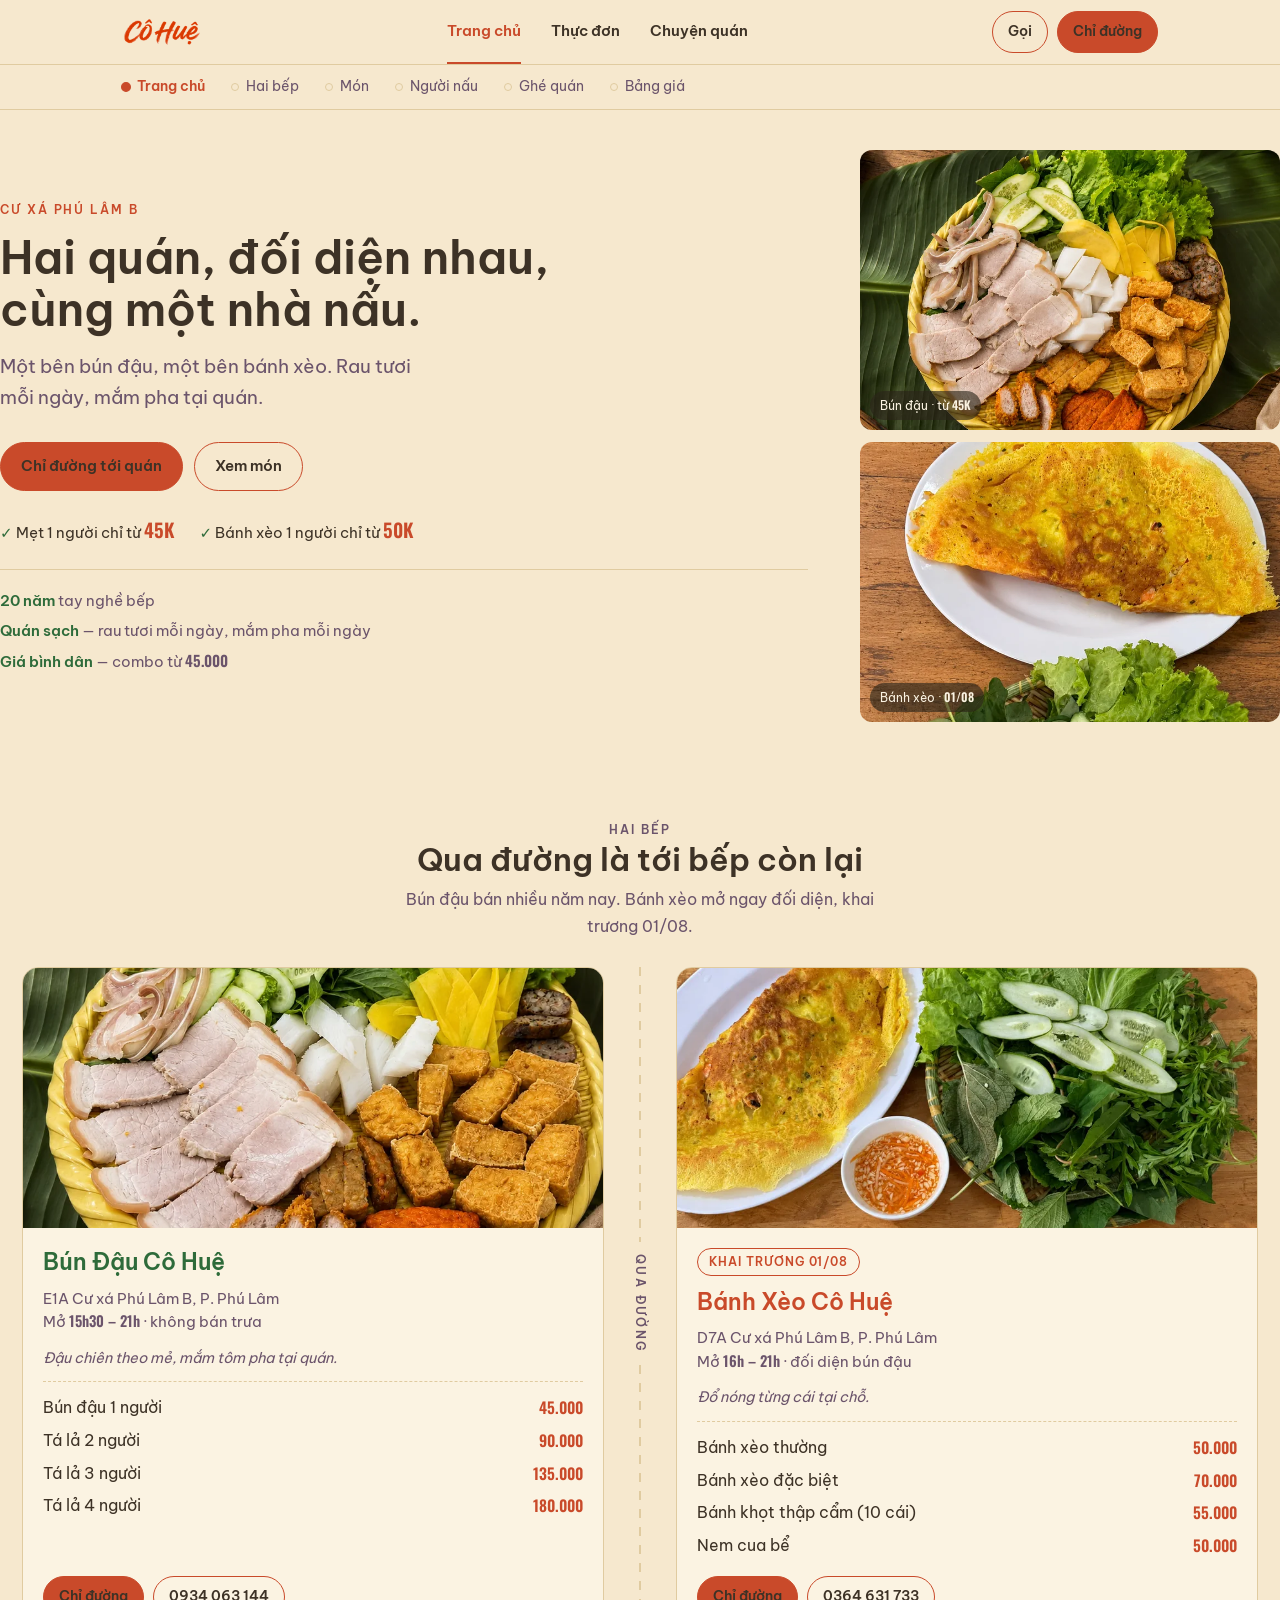
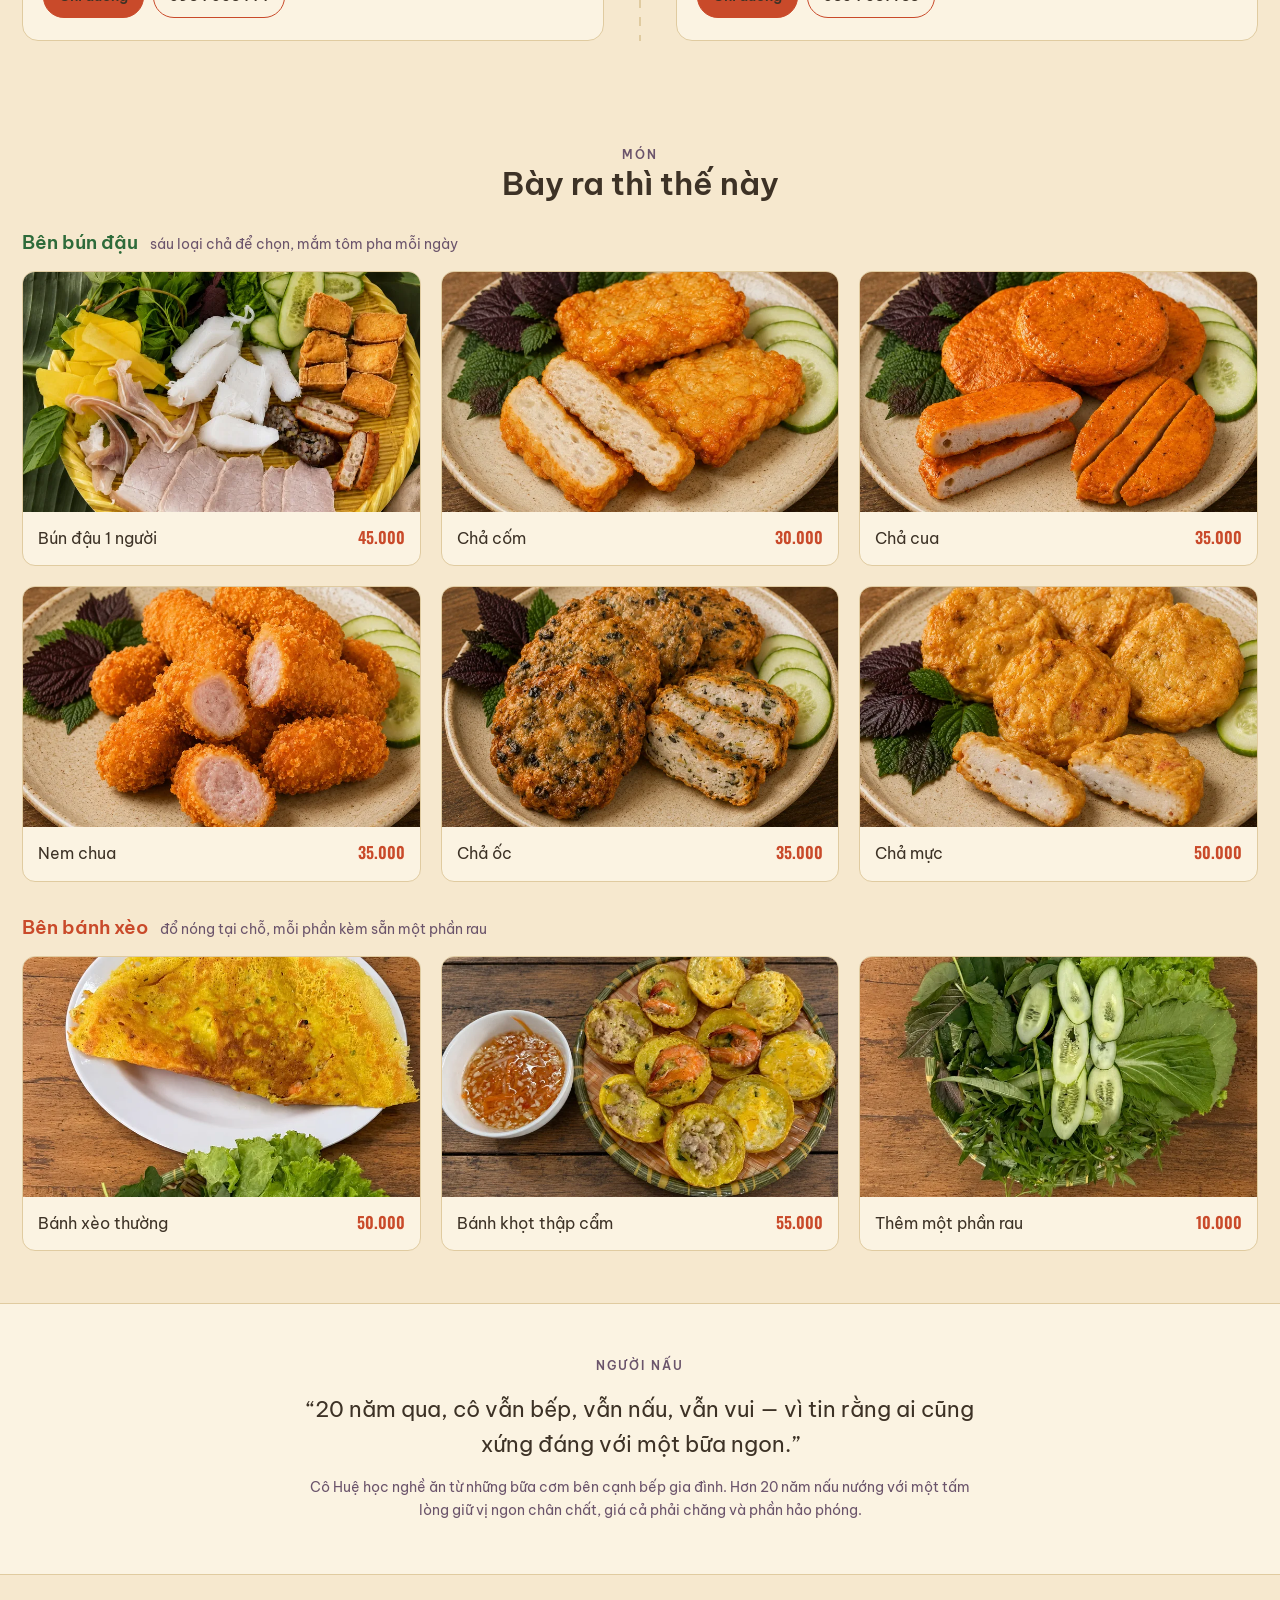
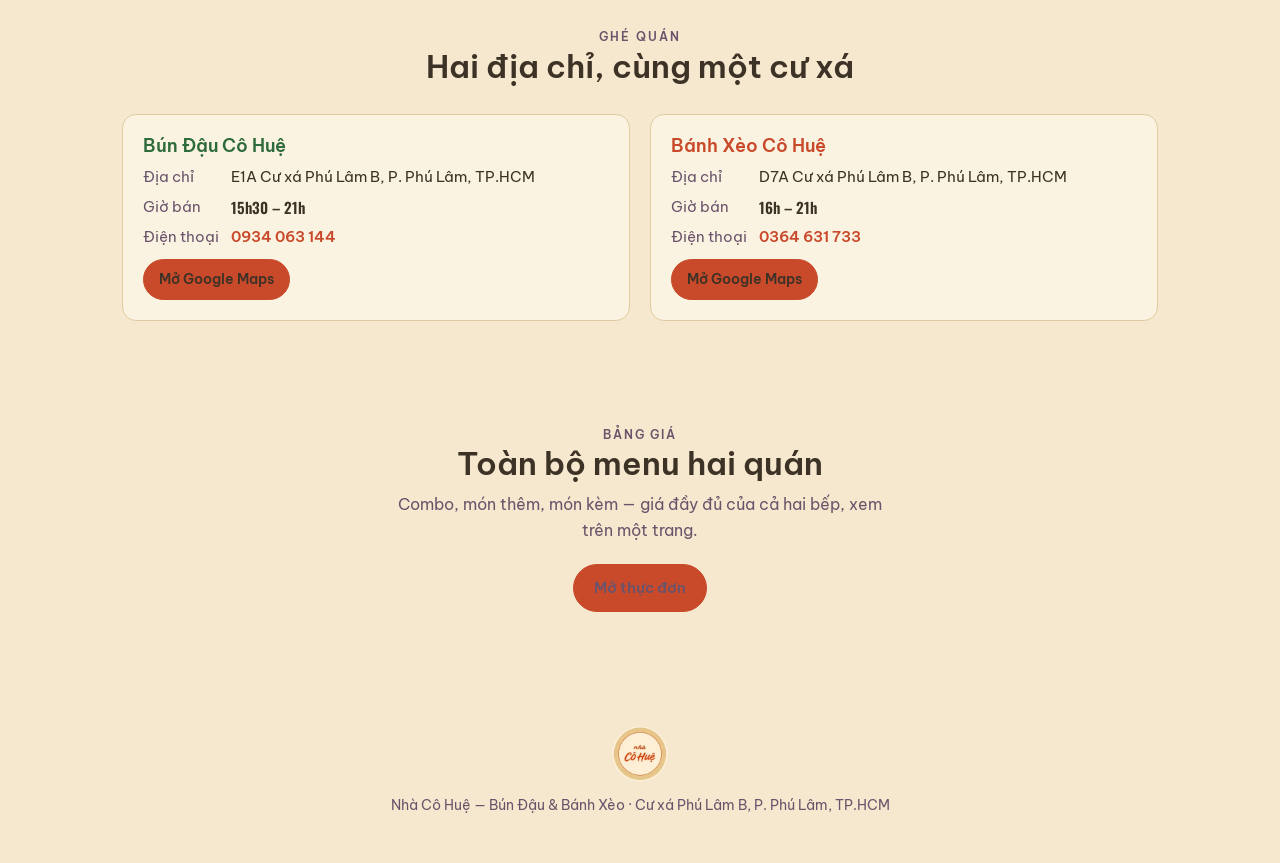
<file: index.html>
<!doctype html>
<html lang="vi">
<head>
<meta charset="utf-8">
<meta name="viewport" content="width=device-width,initial-scale=1">
<title>Nhà Cô Huệ — Bún Đậu &amp; Bánh Xèo, Cư xá Phú Lâm B</title>
<meta name="description" content="Hai quán đối diện nhau trong Cư xá Phú Lâm B, P. Phú Lâm, TP.HCM — một bên bún đậu, một bên bánh xèo, cùng một nhà nấu. Bún đậu mở 15h30–21h, bánh xèo mở 16h–21h.">
<link rel="canonical" href="https://nhacohue.com/">
<meta name="color-scheme" content="light">
<meta name="theme-color" content="#F6E8CE">
<link rel="icon" href="favicon-32.png" sizes="32x32" type="image/png">
<link rel="apple-touch-icon" href="favicon-180.png">
<meta property="og:type" content="restaurant">
<meta property="og:locale" content="vi_VN">
<meta property="og:site_name" content="Nhà Cô Huệ">
<meta property="og:title" content="Nhà Cô Huệ — Bún Đậu &amp; Bánh Xèo, Cư xá Phú Lâm B">
<meta property="og:description" content="Hai quán đối diện nhau trong Cư xá Phú Lâm B, P. Phú Lâm, TP.HCM — một bên bún đậu, một bên bánh xèo, cùng một nhà nấu. Bún đậu mở 15h30–21h, bánh xèo mở 16h–21h.">
<meta property="og:url" content="https://nhacohue.com/">
<meta property="og:image" content="https://nhacohue.com/og-nha-co-hue.jpg">
<meta name="twitter:card" content="summary_large_image">
<link rel="preload" href="fonts/be-vietnam-pro-400-1.woff2" as="font" type="font/woff2" crossorigin>
<link rel="preload" href="fonts/be-vietnam-pro-400-2.woff2" as="font" type="font/woff2" crossorigin>
<link rel="stylesheet" href="style.css">
<script type="application/ld+json">
[
  {
    "@context": "https://schema.org",
    "@type": "Restaurant",
    "name": "Bún Đậu Cô Huệ",
    "url": "https://nhacohue.com/",
    "image": "https://nhacohue.com/img/ta-la-2-nguoi.webp",
    "telephone": "+84934063144",
    "servesCuisine": "Bún đậu mắm tôm",
    "priceRange": "$",
    "hasMenu": "https://nhacohue.com/thuc-don",
    "address": {
      "@type": "PostalAddress",
      "streetAddress": "E1A Cư xá Phú Lâm B",
      "addressLocality": "Phường Phú Lâm",
      "addressRegion": "TP.HCM",
      "addressCountry": "VN"
    },
    "openingHours": "Mo-Su 15:30-21:00"
  },
  {
    "@context": "https://schema.org",
    "@type": "Restaurant",
    "name": "Bánh Xèo Cô Huệ",
    "url": "https://nhacohue.com/",
    "image": "https://nhacohue.com/img/banh-xeo-mam.webp",
    "telephone": "+84364631733",
    "servesCuisine": "Bánh xèo",
    "priceRange": "$",
    "hasMenu": "https://nhacohue.com/thuc-don",
    "address": {
      "@type": "PostalAddress",
      "streetAddress": "D7A Cư xá Phú Lâm B",
      "addressLocality": "Phường Phú Lâm",
      "addressRegion": "TP.HCM",
      "addressCountry": "VN"
    },
    "openingHours": "Mo-Su 16:00-21:00"
  }
]
</script>
</head>
<body>
<div class="pg">

<header class="bar">
  <div class="in">
    <img src="img/wordmark-co-hue-sm.webp" alt="Cô Huệ" width="260" height="97">
    <div class="bar-r">
      <a class="btn btn-s btn-sm" href="tel:0934063144">Gọi</a>
      <a class="btn btn-p btn-sm" href="https://www.google.com/maps/search/?api=1&query=B%C3%BAn%20%C4%90%E1%BA%ADu%20C%C3%B4%20Hu%E1%BB%87%2C%20E1A%20C%C6%B0%20X%C3%A1%20Ph%C3%BA%20L%C3%A2m%20B%2C%20Ph%C3%BA%20L%C3%A2m%2C%20TP.HCM">Chỉ đường</a>
    </div>
    <nav class="tabs" aria-label="Trang">
      <a class="tab" href="index.html" aria-current="page">Trang chủ</a>
      <a class="tab" href="thuc-don.html">Thực đơn</a>
      <a class="tab" href="chuyen-quan.html">Chuyện quán</a>
    </nav>
  </div>
</header>

<!-- Dải chấm khối: chỉ trang chủ mới có (nằm NGOÀI @bar/@ghe/@chan nên thực đơn
     và chuyện quán không mượn phải). Phải đứng ngay sau thanh trên trong DOM —
     nó dính ở top:102/64px, đặt chỗ khác thì dính sai chỗ. Thứ tự sáu chấm phải
     khớp thứ tự sáu khối ở dưới. -->
<nav class="rail" aria-label="Khối trên trang">
  <div class="rail-in">
    <a class="rail-i" href="#dau" aria-current="true"><span class="rail-d"></span><span class="rail-l">Trang chủ</span></a>
    <a class="rail-i" href="#hai-bep"><span class="rail-d"></span><span class="rail-l">Hai bếp</span></a>
    <a class="rail-i" href="#mon"><span class="rail-d"></span><span class="rail-l">Món</span></a>
    <a class="rail-i" href="#nguoi-nau"><span class="rail-d"></span><span class="rail-l">Người nấu</span></a>
    <a class="rail-i" href="#ghe-quan"><span class="rail-d"></span><span class="rail-l">Ghé quán</span></a>
    <a class="rail-i" href="#bang-gia"><span class="rail-d"></span><span class="rail-l">Bảng giá</span></a>
  </div>
</nav>

<section class="hero" id="dau">
  <!-- Mốc 861px trong <source>: máy điện thoại ẩn dải bìa bằng CSS, nhưng ảnh
       ẩn bằng display:none vẫn bị tải. Để srcset sau mốc thì mobile chỉ nhận
       fallback 1px, không tốn 233KB.
       Trần 999px thêm 27/07 cùng lúc với hero hai cột khổ máy tính: từ 1000px
       trở lên dải bìa cũng ẩn, không chặn trần thì máy tính vẫn tải đủ 233KB
       cho một ảnh không ai nhìn thấy. Dải bìa giờ chỉ sống trong 861-999px. -->
  <picture>
    <source media="(min-width:861px) and (max-width:999px)" srcset="img/bia-hai-quan.webp">
    <img class="hero-img" src="[data-uri]" alt="Mâm bún đậu và mâm bánh xèo của nhà Cô Huệ" width="2000" height="667">
  </picture>
  <img class="hero-mk" src="img/wordmark-co-hue.webp" alt="Cô Huệ" width="640" height="238" loading="lazy" decoding="async">
  <div class="hero-t in rong">
    <div class="hero-w">
      <p class="hero-eye">Cư xá Phú Lâm B</p>
      <h1>Hai quán, đối diện nhau, cùng một nhà nấu.</h1>
      <p class="hero-sub">Một bên bún đậu, một bên bánh xèo. Rau tươi mỗi ngày, mắm pha tại quán.</p>
      <div class="hero-cta">
        <a class="btn btn-p hero-map" href="https://www.google.com/maps/search/?api=1&query=B%C3%BAn%20%C4%90%E1%BA%ADu%20C%C3%B4%20Hu%E1%BB%87%2C%20E1A%20C%C6%B0%20X%C3%A1%20Ph%C3%BA%20L%C3%A2m%20B%2C%20Ph%C3%BA%20L%C3%A2m%2C%20TP.HCM">Chỉ đường tới quán</a>
        <a class="btn btn-s" href="thuc-don.html">Xem món</a>
      </div>
      <ul class="hero-tick">
        <li>Mẹt 1 người chỉ từ <span class="num">45K</span></li>
        <li>Bánh xèo 1 người chỉ từ <span class="num">50K</span></li>
      </ul>
      <ul class="hero-tru">
        <li><b>20 năm</b> tay nghề bếp</li>
        <li><b>Quán sạch</b> — rau tươi mỗi ngày, mắm pha mỗi ngày</li>
        <li><b>Giá bình dân</b> — combo từ <span class="num">45.000</span></li>
      </ul>
    </div>
    <div class="hero-g">
      <figure>
        <img src="img/ta-la-3-nguoi.webp" alt="Mẹt tá lả bún đậu" width="760" height="570" loading="lazy" decoding="async">
        <figcaption>Bún đậu · từ <span class="num">45K</span></figcaption>
      </figure>
      <figure>
        <img src="img/banh-xeo-gap-doi.webp" alt="Bánh xèo gập đôi trên đĩa" width="760" height="570" loading="lazy" decoding="async">
        <figcaption>Bánh xèo · <span class="num">01/08</span></figcaption>
      </figure>
    </div>
  </div>
</section>

<section class="sec in rong" id="hai-bep">
  <div class="sec-h">
    <div class="lbl">Hai bếp</div>
    <h2>Qua đường là tới bếp còn lại</h2>
    <p>Bún đậu bán nhiều năm nay. Bánh xèo mở ngay đối diện, khai trương 01/08.</p>
  </div>

  <div class="hai">
    <article class="quan bd">
      <img class="quan-img" src="img/ta-la-2-nguoi.webp" alt="Mâm tá lả bún đậu 2 người" width="900" height="675" loading="lazy" decoding="async">
      <div class="quan-b">
        <h3>Bún Đậu Cô Huệ</h3>
        <div class="quan-meta">E1A Cư xá Phú Lâm B, P. Phú Lâm<br>Mở <span class="num">15h30 – 21h</span> · không bán trưa</div>
        <div class="quan-cach">Đậu chiên theo mẻ, mắm tôm pha tại quán.</div>
        <ul class="quan-mon">
          <li><span>Bún đậu 1 người</span><span class="g num">45.000</span></li>
          <li><span>Tá lả 2 người</span><span class="g num">90.000</span></li>
          <li><span>Tá lả 3 người</span><span class="g num">135.000</span></li>
          <li><span>Tá lả 4 người</span><span class="g num">180.000</span></li>
        </ul>
        <div class="quan-act">
          <a class="btn btn-p btn-sm" href="https://www.google.com/maps/search/?api=1&query=B%C3%BAn%20%C4%90%E1%BA%ADu%20C%C3%B4%20Hu%E1%BB%87%2C%20E1A%20C%C6%B0%20X%C3%A1%20Ph%C3%BA%20L%C3%A2m%20B%2C%20Ph%C3%BA%20L%C3%A2m%2C%20TP.HCM">Chỉ đường</a>
          <a class="btn btn-s btn-sm" href="tel:0934063144">0934 063 144</a>
        </div>
      </div>
    </article>

    <div class="giua" aria-hidden="true">
      <div class="duong"></div>
      <div class="chu">qua đường</div>
      <div class="duong"></div>
    </div>

    <article class="quan bx">
      <img class="quan-img" src="img/banh-xeo-mam.webp" alt="Mâm bánh xèo gập đôi ăn kèm rau sống" width="900" height="675" loading="lazy" decoding="async">
      <div class="quan-b">
        <span class="mo">Khai trương 01/08</span>
        <h3>Bánh Xèo Cô Huệ</h3>
        <div class="quan-meta">D7A Cư xá Phú Lâm B, P. Phú Lâm<br>Mở <span class="num">16h – 21h</span> · đối diện bún đậu</div>
        <div class="quan-cach">Đổ nóng từng cái tại chỗ.</div>
        <ul class="quan-mon">
          <li><span>Bánh xèo thường</span><span class="g num">50.000</span></li>
          <li><span>Bánh xèo đặc biệt</span><span class="g num">70.000</span></li>
          <li><span>Bánh khọt thập cẩm (10 cái)</span><span class="g num">55.000</span></li>
          <li><span>Nem cua bể</span><span class="g num">50.000</span></li>
        </ul>
        <div class="quan-act">
          <a class="btn btn-p btn-sm" href="https://www.google.com/maps/search/?api=1&query=B%C3%A1nh%20X%C3%A8o%20C%C3%B4%20Hu%E1%BB%87%2C%20D7A%20C%C6%B0%20X%C3%A1%20Ph%C3%BA%20L%C3%A2m%20B%2C%20Ph%C3%BA%20L%C3%A2m%2C%20TP.HCM">Chỉ đường</a>
          <a class="btn btn-s btn-sm" href="tel:0364631733">0364 631 733</a>
        </div>
      </div>
    </article>
  </div>
</section>

<section class="sec in rong" id="mon">
  <div class="sec-h">
    <div class="lbl">Món</div>
    <h2>Bày ra thì thế này</h2>
  </div>

  <div class="luoi-h"><h3>Bên bún đậu</h3><em>sáu loại chả để chọn, mắm tôm pha mỗi ngày</em></div>
  <div class="luoi">
    <figure class="mon"><img src="img/bun-dau-1-nguoi.webp" alt="Bún đậu 1 người" width="760" height="570" loading="lazy" decoding="async"><figcaption class="mon-t"><span>Bún đậu 1 người</span><b class="num">45.000</b></figcaption></figure>
    <figure class="mon"><img src="img/cha-com.webp" alt="Chả cốm" width="760" height="570" loading="lazy" decoding="async"><figcaption class="mon-t"><span>Chả cốm</span><b class="num">30.000</b></figcaption></figure>
    <figure class="mon"><img src="img/cha-cua.webp" alt="Chả cua" width="760" height="570" loading="lazy" decoding="async"><figcaption class="mon-t"><span>Chả cua</span><b class="num">35.000</b></figcaption></figure>
    <figure class="mon"><img src="img/nem-chua-ran.webp" alt="Nem chua rán" width="760" height="570" loading="lazy" decoding="async"><figcaption class="mon-t"><span>Nem chua</span><b class="num">35.000</b></figcaption></figure>
    <figure class="mon"><img src="img/cha-oc.webp" alt="Chả ốc" width="760" height="570" loading="lazy" decoding="async"><figcaption class="mon-t"><span>Chả ốc</span><b class="num">35.000</b></figcaption></figure>
    <figure class="mon"><img src="img/cha-muc.webp" alt="Chả mực" width="760" height="570" loading="lazy" decoding="async"><figcaption class="mon-t"><span>Chả mực</span><b class="num">50.000</b></figcaption></figure>
  </div>

  <div class="luoi-h bx" style="margin-top:34px;"><h3>Bên bánh xèo</h3><em>đổ nóng tại chỗ, mỗi phần kèm sẵn một phần rau</em></div>
  <div class="luoi">
    <figure class="mon"><img src="img/banh-xeo-gap-doi.webp" alt="Bánh xèo gập đôi" width="760" height="570" loading="lazy" decoding="async"><figcaption class="mon-t"><span>Bánh xèo thường</span><b class="num">50.000</b></figcaption></figure>
    <figure class="mon"><img src="img/banh-khot-thap-cam.webp" alt="Bánh khọt thập cẩm" width="760" height="570" loading="lazy" decoding="async"><figcaption class="mon-t"><span>Bánh khọt thập cẩm</span><b class="num">55.000</b></figcaption></figure>
    <figure class="mon"><img src="img/rau-song.webp" alt="Rổ rau sống ăn kèm" width="760" height="570" loading="lazy" decoding="async"><figcaption class="mon-t"><span>Thêm một phần rau</span><b class="num">10.000</b></figcaption></figure>
  </div>
</section>

<section class="chuyen" id="nguoi-nau">
  <figure class="in">
    <div class="lbl">Người nấu</div>
    <blockquote>“20 năm qua, cô vẫn bếp, vẫn nấu, vẫn vui — vì tin rằng ai cũng xứng đáng với một bữa ngon.”</blockquote>
    <figcaption>Cô Huệ học nghề ăn từ những bữa cơm bên cạnh bếp gia đình. Hơn 20 năm nấu nướng với một tấm lòng giữ vị ngon chân chất, giá cả phải chăng và phần hảo phóng.</figcaption>
  </figure>
</section>

<section class="sec in" id="ghe-quan">
  <div class="sec-h">
    <div class="lbl">Ghé quán</div>
    <h2>Hai địa chỉ, cùng một cư xá</h2>
  </div>
  <div class="ghe">
    <div class="diachi bd">
      <h3>Bún Đậu Cô Huệ</h3>
      <dl>
        <dt>Địa chỉ</dt><dd>E1A Cư xá Phú Lâm B, P. Phú Lâm, TP.HCM</dd>
        <dt>Giờ bán</dt><dd class="num">15h30 – 21h</dd>
        <dt>Điện thoại</dt><dd><a class="tel" href="tel:0934063144">0934 063 144</a></dd>
      </dl>
      <a class="btn btn-p btn-sm" href="https://www.google.com/maps/search/?api=1&query=B%C3%BAn%20%C4%90%E1%BA%ADu%20C%C3%B4%20Hu%E1%BB%87%2C%20E1A%20C%C6%B0%20X%C3%A1%20Ph%C3%BA%20L%C3%A2m%20B%2C%20Ph%C3%BA%20L%C3%A2m%2C%20TP.HCM" style="align-self:flex-start;">Mở Google Maps</a>
    </div>
    <div class="diachi bx">
      <h3>Bánh Xèo Cô Huệ</h3>
      <dl>
        <dt>Địa chỉ</dt><dd>D7A Cư xá Phú Lâm B, P. Phú Lâm, TP.HCM</dd>
        <dt>Giờ bán</dt><dd class="num">16h – 21h</dd>
        <dt>Điện thoại</dt><dd><a class="tel" href="tel:0364631733">0364 631 733</a></dd>
      </dl>
      <a class="btn btn-p btn-sm" href="https://www.google.com/maps/search/?api=1&query=B%C3%A1nh%20X%C3%A8o%20C%C3%B4%20Hu%E1%BB%87%2C%20D7A%20C%C6%B0%20X%C3%A1%20Ph%C3%BA%20L%C3%A2m%20B%2C%20Ph%C3%BA%20L%C3%A2m%2C%20TP.HCM" style="align-self:flex-start;">Mở Google Maps</a>
    </div>
  </div>
</section>

<section class="sec in" id="bang-gia">
  <div class="sec-h">
    <div class="lbl">Bảng giá</div>
    <h2>Toàn bộ menu hai quán</h2>
    <p>Combo, món thêm, món kèm — giá đầy đủ của cả hai bếp, xem trên một trang.</p>
    <p style="margin-top:20px;"><a class="btn btn-p" href="thuc-don.html">Mở thực đơn</a></p>
  </div>
</section>

<footer class="chan">
  <div class="in">
    <img src="img/logo-nha-co-hue.webp" alt="" width="160" height="160" loading="lazy" decoding="async">
    <div>Nhà Cô Huệ — Bún Đậu &amp; Bánh Xèo · Cư xá Phú Lâm B, P. Phú Lâm, TP.HCM</div>
  </div>
</footer>

<div class="dock">
  <a class="btn btn-s btn-sm" href="tel:0934063144">Gọi bún đậu</a>
  <a class="btn btn-p btn-sm" href="https://www.google.com/maps/search/?api=1&query=B%C3%BAn%20%C4%90%E1%BA%ADu%20C%C3%B4%20Hu%E1%BB%87%2C%20E1A%20C%C6%B0%20X%C3%A1%20Ph%C3%BA%20L%C3%A2m%20B%2C%20Ph%C3%BA%20L%C3%A2m%2C%20TP.HCM">Chỉ đường</a>
</div>

</div>

<script>
/* Chấm nào sáng: kẻ một vạch ngang ở 45% chiều cao màn, khối cuối cùng có đỉnh
   nằm trên vạch đó là khối đang đọc. Chọn phép tính vị trí chứ không phải
   IntersectionObserver vì nó không có ca rỗng — cuộn vào khoảng hở giữa hai
   khối vẫn ra đúng một khối, khỏi phải chốt bằng "giữ nguyên chấm cũ".
   Riêng đáy trang chốt cứng khối cuối: khối cuối cộng chân trang thấp hơn nửa
   màn nên đỉnh nó không bao giờ vượt được vạch, cuộn hết cỡ vẫn sáng nhầm.
   Tắt JS thì rail vẫn nhảy đúng chỗ, chỉ là chấm đầu sáng suốt. */
(function(){
  var rail=document.querySelector('.rail');
  if(!rail)return;
  var muc=[],dang=rail.querySelector('[aria-current]');
  [].forEach.call(rail.querySelectorAll('.rail-i'),function(a){
    var el=document.getElementById(a.getAttribute('href').slice(1));
    if(el)muc.push({a:a,el:el});
  });
  if(!muc.length)return;
  function soi(){
    var vach=window.pageYOffset+window.innerHeight*0.45,i=0;
    for(var j=0;j<muc.length;j++){
      if(muc[j].el.getBoundingClientRect().top+window.pageYOffset<=vach)i=j;
    }
    if(window.pageYOffset+window.innerHeight>=
       document.documentElement.scrollHeight-2)i=muc.length-1;
    var a=muc[i].a;
    if(a===dang)return;
    if(dang)dang.removeAttribute('aria-current');
    a.setAttribute('aria-current','true');
    dang=a;
  }
  addEventListener('scroll',soi,{passive:true});
  addEventListener('resize',soi);
  soi();
})();
</script>
</body>
</html>
</file>
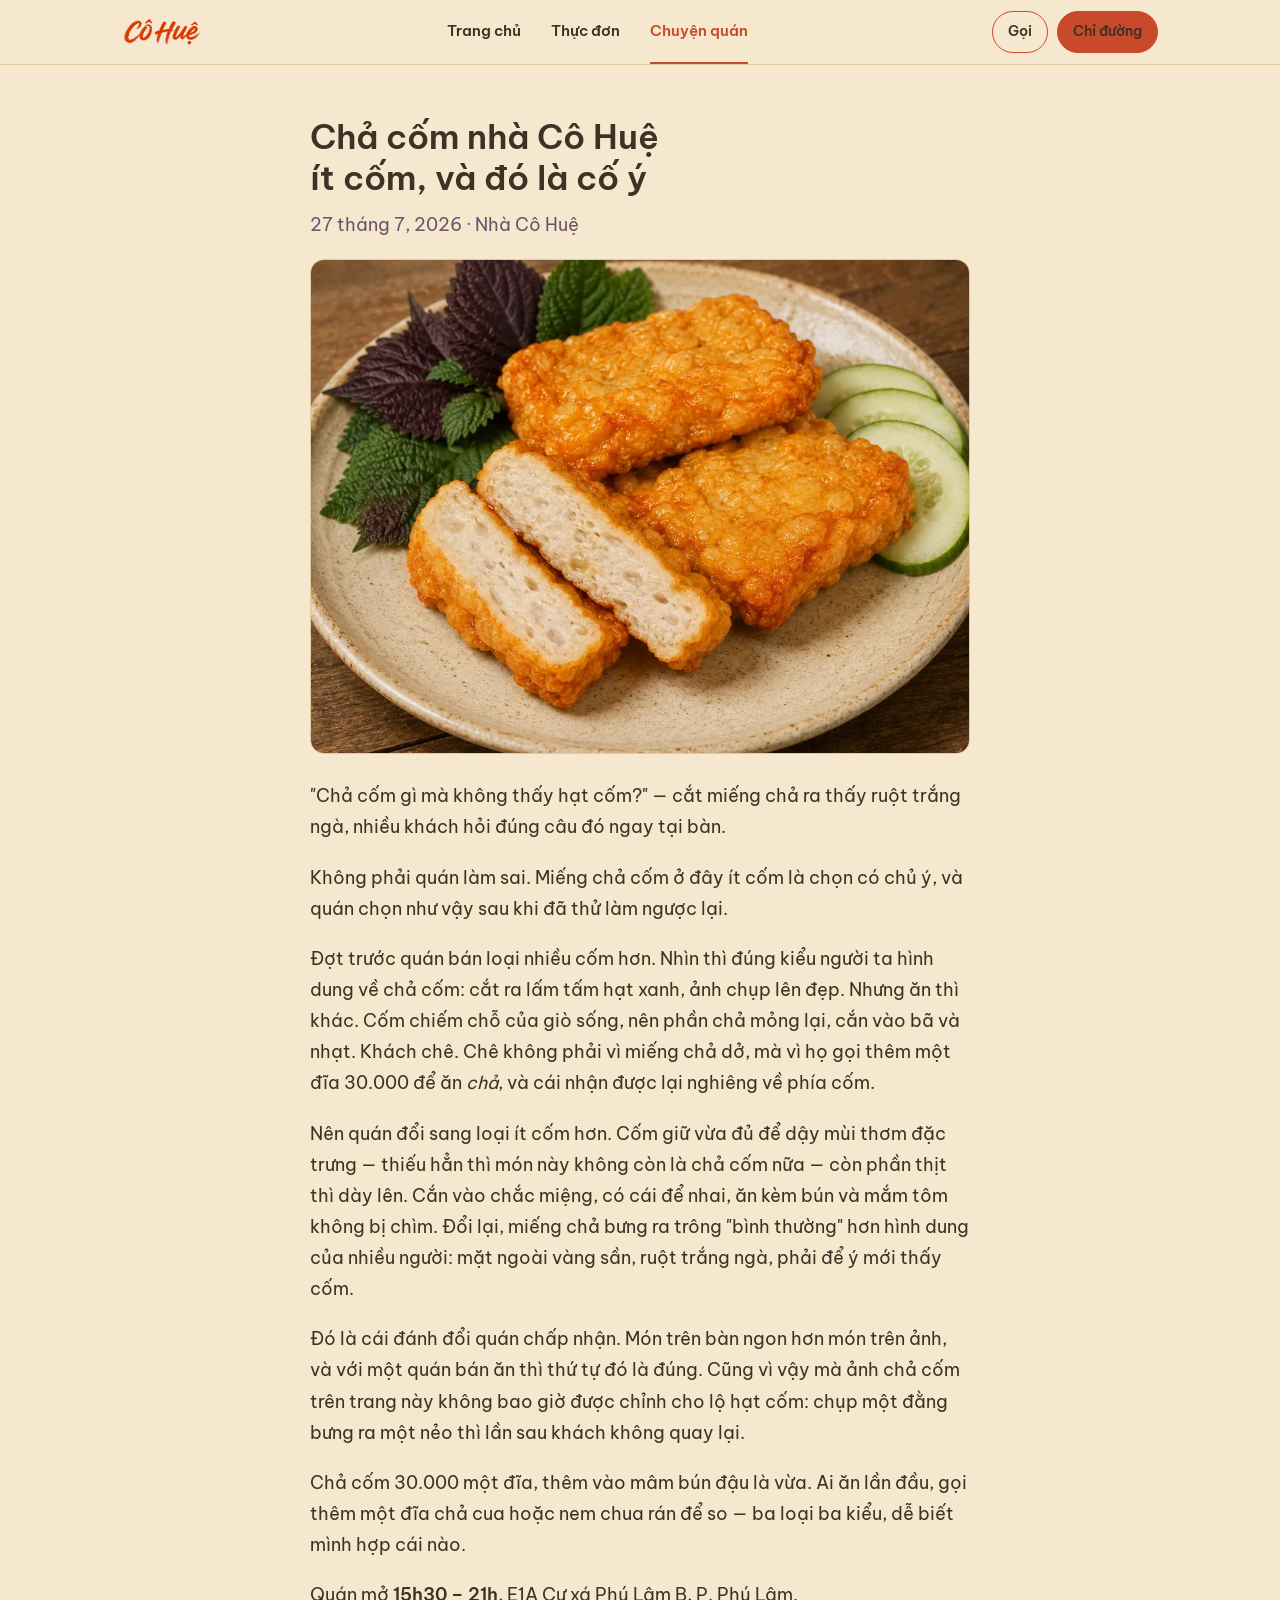
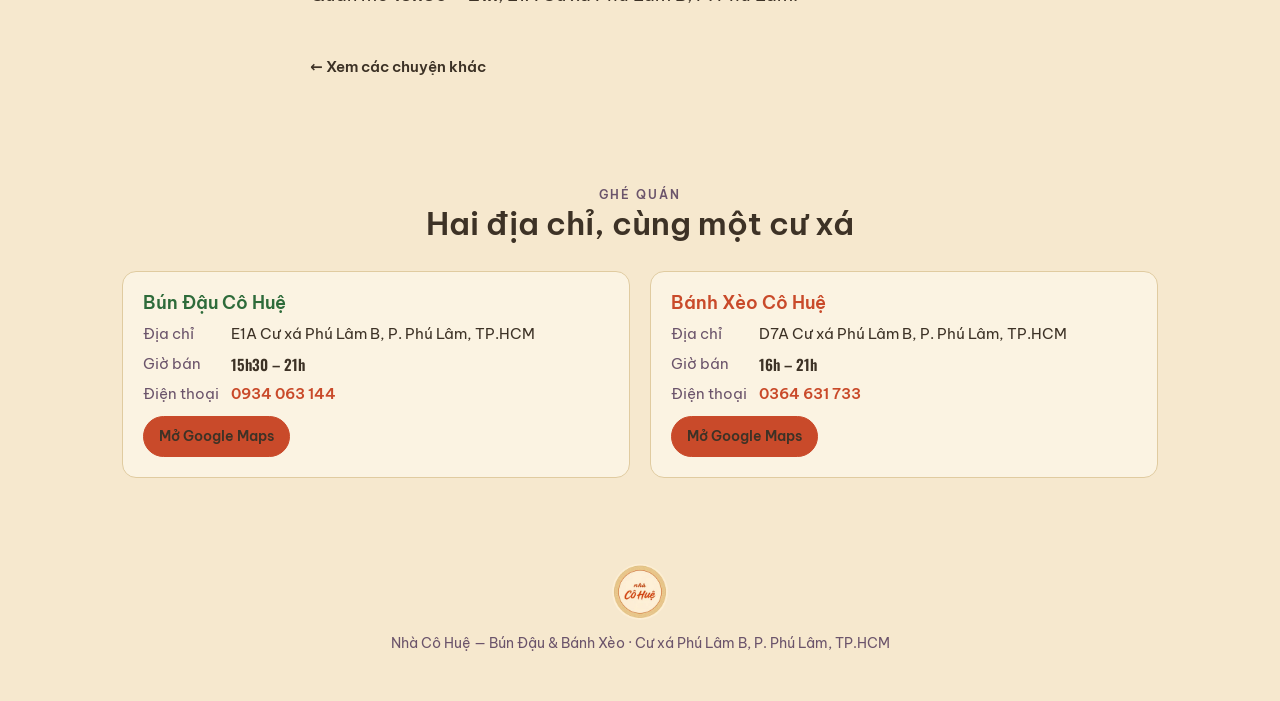
<file: chuyen-quan-cha-com-it-com.html>
<!doctype html>
<html lang="vi">
<head>
<meta charset="utf-8">
<meta name="viewport" content="width=device-width,initial-scale=1">
<title>Chả cốm nhà Cô Huệ ít cốm, và đó là cố ý — Nhà Cô Huệ</title>
<meta name="description" content="Vì sao chả cốm nhà Cô Huệ ít cốm: nhiều cốm thì phần chả mỏng đi và ăn bã — quán chọn cốm vừa đủ thơm, chả dày. Chả cốm 30.000.">
<link rel="canonical" href="https://nhacohue.com/chuyen-quan-cha-com-it-com">
<meta name="color-scheme" content="light">
<meta name="theme-color" content="#F6E8CE">
<link rel="icon" href="favicon-32.png" sizes="32x32" type="image/png">
<link rel="apple-touch-icon" href="favicon-180.png">
<meta property="og:type" content="article">
<meta property="og:locale" content="vi_VN">
<meta property="og:site_name" content="Nhà Cô Huệ">
<meta property="og:title" content="Chả cốm nhà Cô Huệ ít cốm, và đó là cố ý — Nhà Cô Huệ">
<meta property="og:description" content="Vì sao chả cốm nhà Cô Huệ ít cốm: nhiều cốm thì phần chả mỏng đi và ăn bã — quán chọn cốm vừa đủ thơm, chả dày. Chả cốm 30.000.">
<meta property="og:url" content="https://nhacohue.com/chuyen-quan-cha-com-it-com">
<meta property="og:image" content="https://nhacohue.com/og-nha-co-hue.jpg">
<meta name="twitter:card" content="summary_large_image">
<link rel="preload" href="fonts/be-vietnam-pro-400-1.woff2" as="font" type="font/woff2" crossorigin>
<link rel="preload" href="fonts/be-vietnam-pro-400-2.woff2" as="font" type="font/woff2" crossorigin>
<link rel="stylesheet" href="style.css">
</head>
<body>
<div class="pg">

<!-- Khuôn MỘT bài blog quán. Dùng lại cho mọi bài — chữ không nằm ở đây.
     Thân bài lấy từ file .md trong _project/CoHue/website/blog/ (SSOT chữ);
     build_site.py đổi đoạn văn thành thẻ p rồi chèn vào chỗ trống bên dưới.
     Sửa câu chữ thì sửa file .md, đừng sửa HTML đầu ra.
     LƯU Ý khi sửa file này: đừng viết tên chỗ-trống (kiểu hai gạch dưới) trong
     comment — build thay cả trong comment, hỏng trang. -->
<header class="bar">
  <div class="in">
    <img src="img/wordmark-co-hue-sm.webp" alt="Cô Huệ" width="260" height="97">
    <div class="bar-r">
      <a class="btn btn-s btn-sm" href="tel:0934063144">Gọi</a>
      <a class="btn btn-p btn-sm" href="https://www.google.com/maps/search/?api=1&query=B%C3%BAn%20%C4%90%E1%BA%ADu%20C%C3%B4%20Hu%E1%BB%87%2C%20E1A%20C%C6%B0%20X%C3%A1%20Ph%C3%BA%20L%C3%A2m%20B%2C%20Ph%C3%BA%20L%C3%A2m%2C%20TP.HCM">Chỉ đường</a>
    </div>
    <nav class="tabs" aria-label="Trang">
      <a class="tab" href="index.html">Trang chủ</a>
      <a class="tab" href="thuc-don.html">Thực đơn</a>
      <a class="tab" href="chuyen-quan.html" aria-current="page">Chuyện quán</a>
    </nav>
  </div>
</header>

<section class="sec in">
  <article class="bai">
    <h1>Chả cốm nhà Cô Huệ ít cốm, và đó là cố ý</h1>
    <p class="bai-meta">27 tháng 7, 2026 · Nhà Cô Huệ</p>
    <img class="bai-anh" src="img/cha-com-bai.webp" alt="Đĩa chả cốm chiên vàng, cắt đôi thấy ruột trắng ngà" width="1000" height="750">
    <p>"Chả cốm gì mà không thấy hạt cốm?" — cắt miếng chả ra thấy ruột trắng ngà, nhiều khách hỏi đúng câu đó ngay tại bàn.</p>
    <p>Không phải quán làm sai. Miếng chả cốm ở đây ít cốm là chọn có chủ ý, và quán chọn như vậy sau khi đã thử làm ngược lại.</p>
    <p>Đợt trước quán bán loại nhiều cốm hơn. Nhìn thì đúng kiểu người ta hình dung về chả cốm: cắt ra lấm tấm hạt xanh, ảnh chụp lên đẹp. Nhưng ăn thì khác. Cốm chiếm chỗ của giò sống, nên phần chả mỏng lại, cắn vào bã và nhạt. Khách chê. Chê không phải vì miếng chả dở, mà vì họ gọi thêm một đĩa 30.000 để ăn <em>chả</em>, và cái nhận được lại nghiêng về phía cốm.</p>
    <p>Nên quán đổi sang loại ít cốm hơn. Cốm giữ vừa đủ để dậy mùi thơm đặc trưng — thiếu hẳn thì món này không còn là chả cốm nữa — còn phần thịt thì dày lên. Cắn vào chắc miệng, có cái để nhai, ăn kèm bún và mắm tôm không bị chìm. Đổi lại, miếng chả bưng ra trông "bình thường" hơn hình dung của nhiều người: mặt ngoài vàng sần, ruột trắng ngà, phải để ý mới thấy cốm.</p>
    <p>Đó là cái đánh đổi quán chấp nhận. Món trên bàn ngon hơn món trên ảnh, và với một quán bán ăn thì thứ tự đó là đúng. Cũng vì vậy mà ảnh chả cốm trên trang này không bao giờ được chỉnh cho lộ hạt cốm: chụp một đằng bưng ra một nẻo thì lần sau khách không quay lại.</p>
    <p>Chả cốm 30.000 một đĩa, thêm vào mâm bún đậu là vừa. Ai ăn lần đầu, gọi thêm một đĩa chả cua hoặc nem chua rán để so — ba loại ba kiểu, dễ biết mình hợp cái nào.</p>
    <p>Quán mở <strong>15h30 – 21h</strong>, E1A Cư xá Phú Lâm B, P. Phú Lâm.</p>
    <a class="bai-ve" href="chuyen-quan.html">← Xem các chuyện khác</a>
  </article>
</section>

<section class="sec in" id="ghe-quan">
  <div class="sec-h">
    <div class="lbl">Ghé quán</div>
    <h2>Hai địa chỉ, cùng một cư xá</h2>
  </div>
  <div class="ghe">
    <div class="diachi bd">
      <h3>Bún Đậu Cô Huệ</h3>
      <dl>
        <dt>Địa chỉ</dt><dd>E1A Cư xá Phú Lâm B, P. Phú Lâm, TP.HCM</dd>
        <dt>Giờ bán</dt><dd class="num">15h30 – 21h</dd>
        <dt>Điện thoại</dt><dd><a class="tel" href="tel:0934063144">0934 063 144</a></dd>
      </dl>
      <a class="btn btn-p btn-sm" href="https://www.google.com/maps/search/?api=1&query=B%C3%BAn%20%C4%90%E1%BA%ADu%20C%C3%B4%20Hu%E1%BB%87%2C%20E1A%20C%C6%B0%20X%C3%A1%20Ph%C3%BA%20L%C3%A2m%20B%2C%20Ph%C3%BA%20L%C3%A2m%2C%20TP.HCM" style="align-self:flex-start;">Mở Google Maps</a>
    </div>
    <div class="diachi bx">
      <h3>Bánh Xèo Cô Huệ</h3>
      <dl>
        <dt>Địa chỉ</dt><dd>D7A Cư xá Phú Lâm B, P. Phú Lâm, TP.HCM</dd>
        <dt>Giờ bán</dt><dd class="num">16h – 21h</dd>
        <dt>Điện thoại</dt><dd><a class="tel" href="tel:0364631733">0364 631 733</a></dd>
      </dl>
      <a class="btn btn-p btn-sm" href="https://www.google.com/maps/search/?api=1&query=B%C3%A1nh%20X%C3%A8o%20C%C3%B4%20Hu%E1%BB%87%2C%20D7A%20C%C6%B0%20X%C3%A1%20Ph%C3%BA%20L%C3%A2m%20B%2C%20Ph%C3%BA%20L%C3%A2m%2C%20TP.HCM" style="align-self:flex-start;">Mở Google Maps</a>
    </div>
  </div>
</section>

<footer class="chan">
  <div class="in">
    <img src="img/logo-nha-co-hue.webp" alt="" width="160" height="160" loading="lazy" decoding="async">
    <div>Nhà Cô Huệ — Bún Đậu &amp; Bánh Xèo · Cư xá Phú Lâm B, P. Phú Lâm, TP.HCM</div>
  </div>
</footer>

<div class="dock">
  <a class="btn btn-s btn-sm" href="tel:0934063144">Gọi bún đậu</a>
  <a class="btn btn-p btn-sm" href="https://www.google.com/maps/search/?api=1&query=B%C3%BAn%20%C4%90%E1%BA%ADu%20C%C3%B4%20Hu%E1%BB%87%2C%20E1A%20C%C6%B0%20X%C3%A1%20Ph%C3%BA%20L%C3%A2m%20B%2C%20Ph%C3%BA%20L%C3%A2m%2C%20TP.HCM">Chỉ đường</a>
</div>

</div>
</body>
</html>
</file>
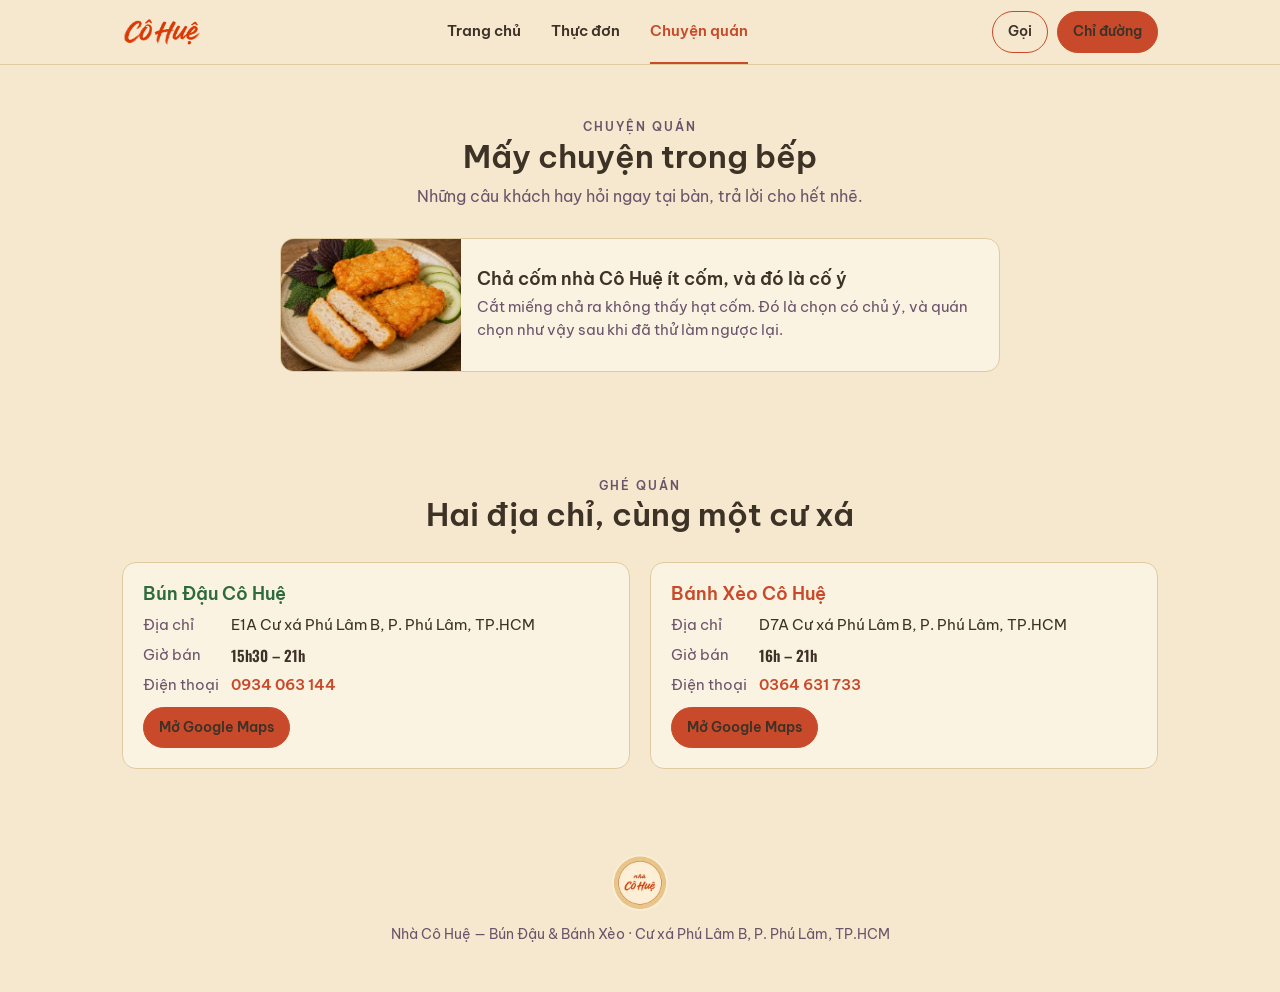
<file: chuyen-quan.html>
<!doctype html>
<html lang="vi">
<head>
<meta charset="utf-8">
<meta name="viewport" content="width=device-width,initial-scale=1">
<title>Chuyện quán — Nhà Cô Huệ</title>
<meta name="description" content="Chuyện trong bếp nhà Cô Huệ — mấy câu khách hay hỏi tại bàn, trả lời cho hết nhẽ.">
<link rel="canonical" href="https://nhacohue.com/chuyen-quan">
<meta name="color-scheme" content="light">
<meta name="theme-color" content="#F6E8CE">
<link rel="icon" href="favicon-32.png" sizes="32x32" type="image/png">
<link rel="apple-touch-icon" href="favicon-180.png">
<meta property="og:type" content="website">
<meta property="og:locale" content="vi_VN">
<meta property="og:site_name" content="Nhà Cô Huệ">
<meta property="og:title" content="Chuyện quán — Nhà Cô Huệ">
<meta property="og:description" content="Chuyện trong bếp nhà Cô Huệ — mấy câu khách hay hỏi tại bàn, trả lời cho hết nhẽ.">
<meta property="og:url" content="https://nhacohue.com/chuyen-quan">
<meta property="og:image" content="https://nhacohue.com/og-nha-co-hue.jpg">
<meta name="twitter:card" content="summary_large_image">
<link rel="preload" href="fonts/be-vietnam-pro-400-1.woff2" as="font" type="font/woff2" crossorigin>
<link rel="preload" href="fonts/be-vietnam-pro-400-2.woff2" as="font" type="font/woff2" crossorigin>
<link rel="stylesheet" href="style.css">
</head>
<body>
<div class="pg">

<!-- Phần riêng của TRANG DANH SÁCH blog quán (tab "Chuyện quán").
     Ba khối dùng chung (thanh trên, khối Ghé quán, chân trang) do build_site.py
     rút từ landing-template.html chèn vào các chỗ trống bên dưới — đừng chép
     sang đây, sẽ thành nguồn đôi. Danh sách bài do build sinh, nguồn là bảng
     BAI trong script.
     LƯU Ý khi sửa file này: đừng viết tên chỗ-trống (kiểu hai gạch dưới) trong
     comment — build thay cả trong comment, hỏng trang. -->
<header class="bar">
  <div class="in">
    <img src="img/wordmark-co-hue-sm.webp" alt="Cô Huệ" width="260" height="97">
    <div class="bar-r">
      <a class="btn btn-s btn-sm" href="tel:0934063144">Gọi</a>
      <a class="btn btn-p btn-sm" href="https://www.google.com/maps/search/?api=1&query=B%C3%BAn%20%C4%90%E1%BA%ADu%20C%C3%B4%20Hu%E1%BB%87%2C%20E1A%20C%C6%B0%20X%C3%A1%20Ph%C3%BA%20L%C3%A2m%20B%2C%20Ph%C3%BA%20L%C3%A2m%2C%20TP.HCM">Chỉ đường</a>
    </div>
    <nav class="tabs" aria-label="Trang">
      <a class="tab" href="index.html">Trang chủ</a>
      <a class="tab" href="thuc-don.html">Thực đơn</a>
      <a class="tab" href="chuyen-quan.html" aria-current="page">Chuyện quán</a>
    </nav>
  </div>
</header>

<section class="sec in">
  <div class="sec-h">
    <div class="lbl">Chuyện quán</div>
    <h1>Mấy chuyện trong bếp</h1>
    <p>Những câu khách hay hỏi ngay tại bàn, trả lời cho hết nhẽ.</p>
  </div>

  <div class="ds">
    <a class="the-bai" href="chuyen-quan-cha-com-it-com.html">
      <img src="img/cha-com.webp" alt="" width="760" height="570">
      <div class="t">
        <h3>Chả cốm nhà Cô Huệ ít cốm, và đó là cố ý</h3>
        <p>Cắt miếng chả ra không thấy hạt cốm. Đó là chọn có chủ ý, và quán chọn như vậy sau khi đã thử làm ngược lại.</p>
      </div>
    </a>
  </div>
</section>

<section class="sec in" id="ghe-quan">
  <div class="sec-h">
    <div class="lbl">Ghé quán</div>
    <h2>Hai địa chỉ, cùng một cư xá</h2>
  </div>
  <div class="ghe">
    <div class="diachi bd">
      <h3>Bún Đậu Cô Huệ</h3>
      <dl>
        <dt>Địa chỉ</dt><dd>E1A Cư xá Phú Lâm B, P. Phú Lâm, TP.HCM</dd>
        <dt>Giờ bán</dt><dd class="num">15h30 – 21h</dd>
        <dt>Điện thoại</dt><dd><a class="tel" href="tel:0934063144">0934 063 144</a></dd>
      </dl>
      <a class="btn btn-p btn-sm" href="https://www.google.com/maps/search/?api=1&query=B%C3%BAn%20%C4%90%E1%BA%ADu%20C%C3%B4%20Hu%E1%BB%87%2C%20E1A%20C%C6%B0%20X%C3%A1%20Ph%C3%BA%20L%C3%A2m%20B%2C%20Ph%C3%BA%20L%C3%A2m%2C%20TP.HCM" style="align-self:flex-start;">Mở Google Maps</a>
    </div>
    <div class="diachi bx">
      <h3>Bánh Xèo Cô Huệ</h3>
      <dl>
        <dt>Địa chỉ</dt><dd>D7A Cư xá Phú Lâm B, P. Phú Lâm, TP.HCM</dd>
        <dt>Giờ bán</dt><dd class="num">16h – 21h</dd>
        <dt>Điện thoại</dt><dd><a class="tel" href="tel:0364631733">0364 631 733</a></dd>
      </dl>
      <a class="btn btn-p btn-sm" href="https://www.google.com/maps/search/?api=1&query=B%C3%A1nh%20X%C3%A8o%20C%C3%B4%20Hu%E1%BB%87%2C%20D7A%20C%C6%B0%20X%C3%A1%20Ph%C3%BA%20L%C3%A2m%20B%2C%20Ph%C3%BA%20L%C3%A2m%2C%20TP.HCM" style="align-self:flex-start;">Mở Google Maps</a>
    </div>
  </div>
</section>

<footer class="chan">
  <div class="in">
    <img src="img/logo-nha-co-hue.webp" alt="" width="160" height="160" loading="lazy" decoding="async">
    <div>Nhà Cô Huệ — Bún Đậu &amp; Bánh Xèo · Cư xá Phú Lâm B, P. Phú Lâm, TP.HCM</div>
  </div>
</footer>

<div class="dock">
  <a class="btn btn-s btn-sm" href="tel:0934063144">Gọi bún đậu</a>
  <a class="btn btn-p btn-sm" href="https://www.google.com/maps/search/?api=1&query=B%C3%BAn%20%C4%90%E1%BA%ADu%20C%C3%B4%20Hu%E1%BB%87%2C%20E1A%20C%C6%B0%20X%C3%A1%20Ph%C3%BA%20L%C3%A2m%20B%2C%20Ph%C3%BA%20L%C3%A2m%2C%20TP.HCM">Chỉ đường</a>
</div>

</div>
</body>
</html>
</file>
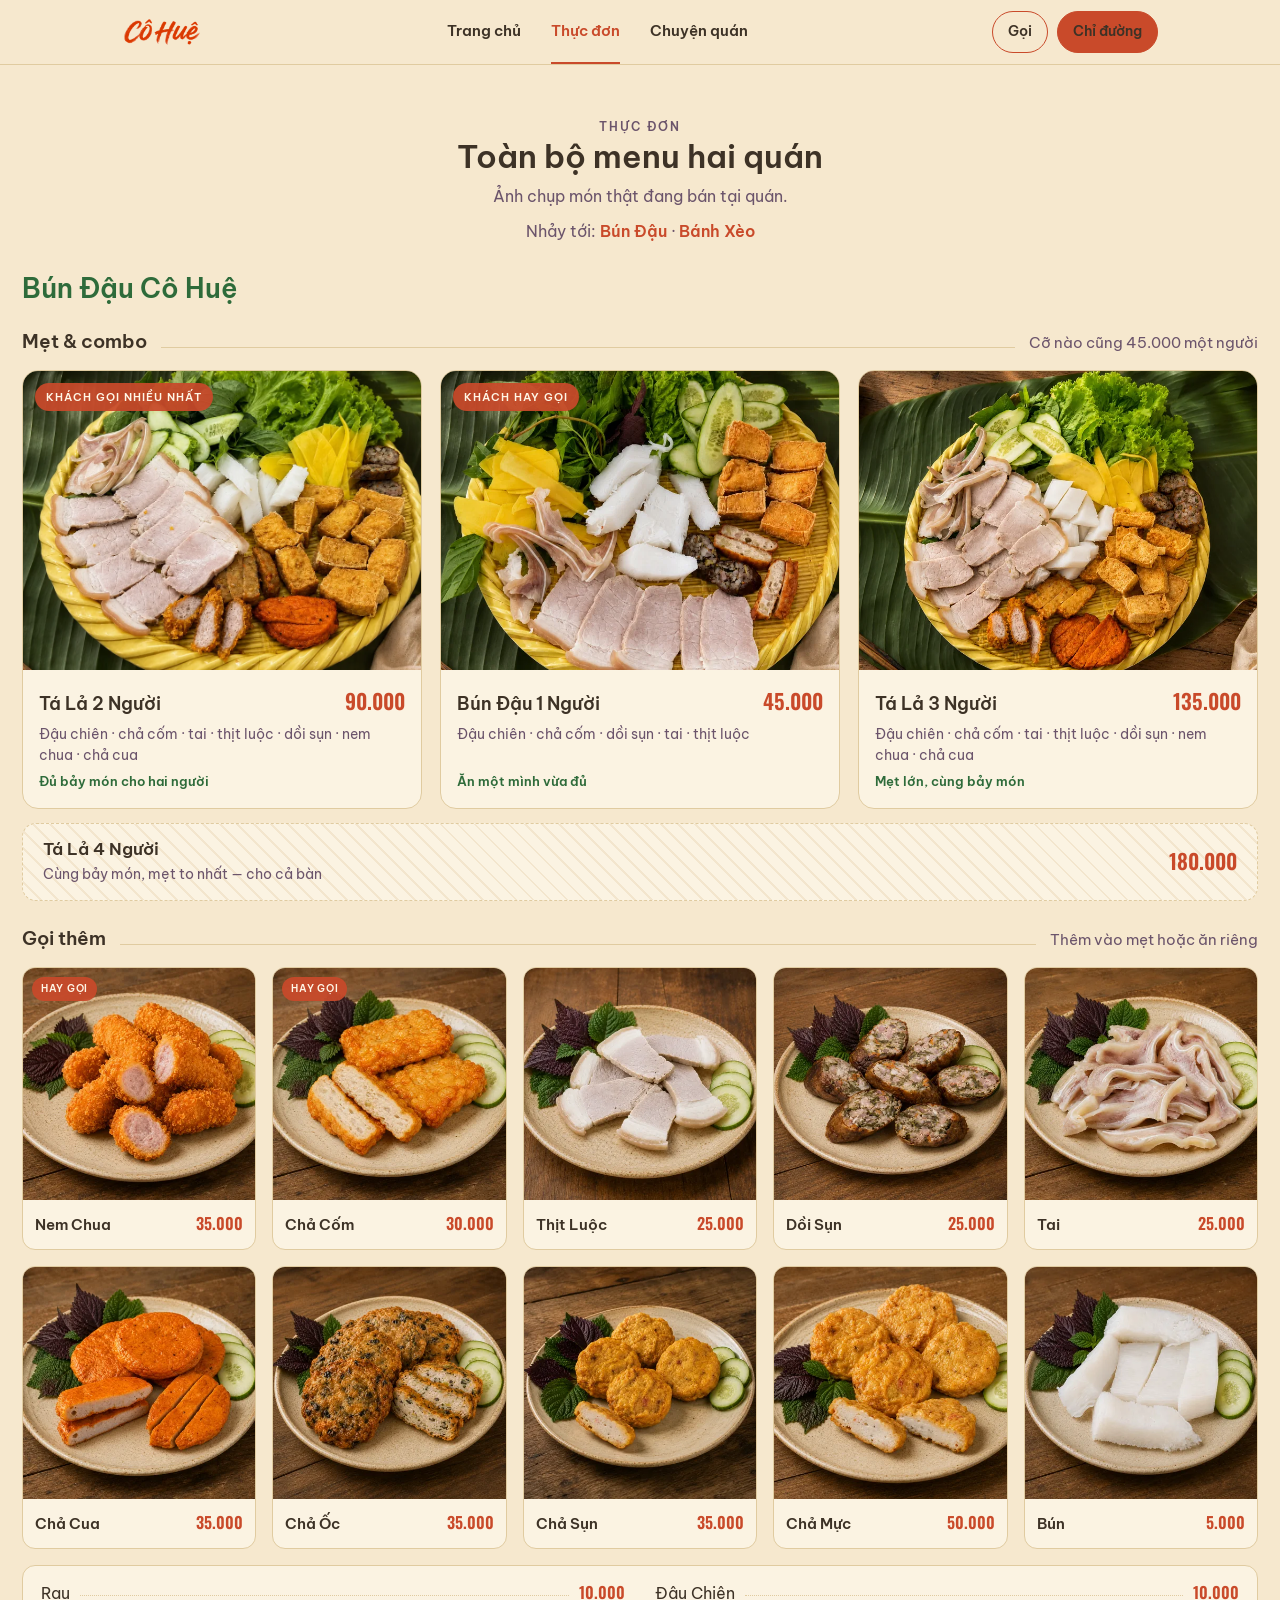
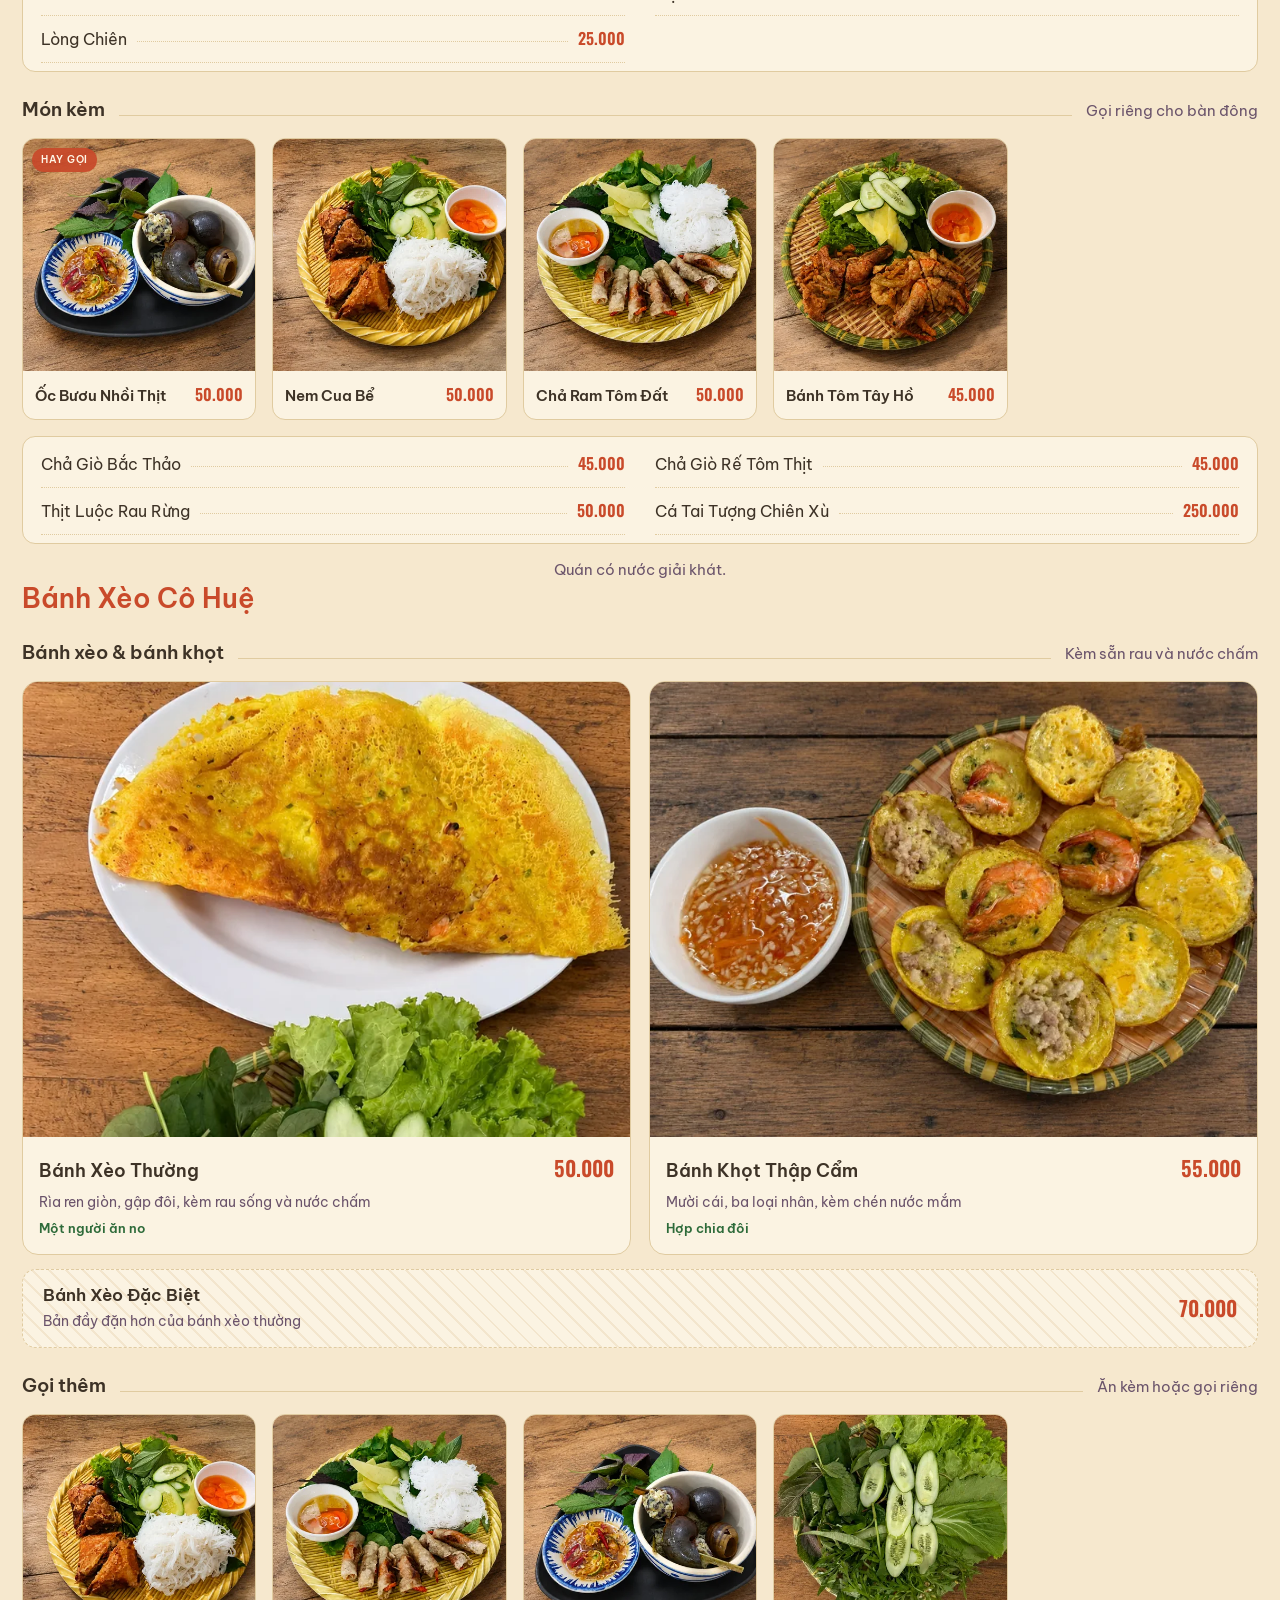
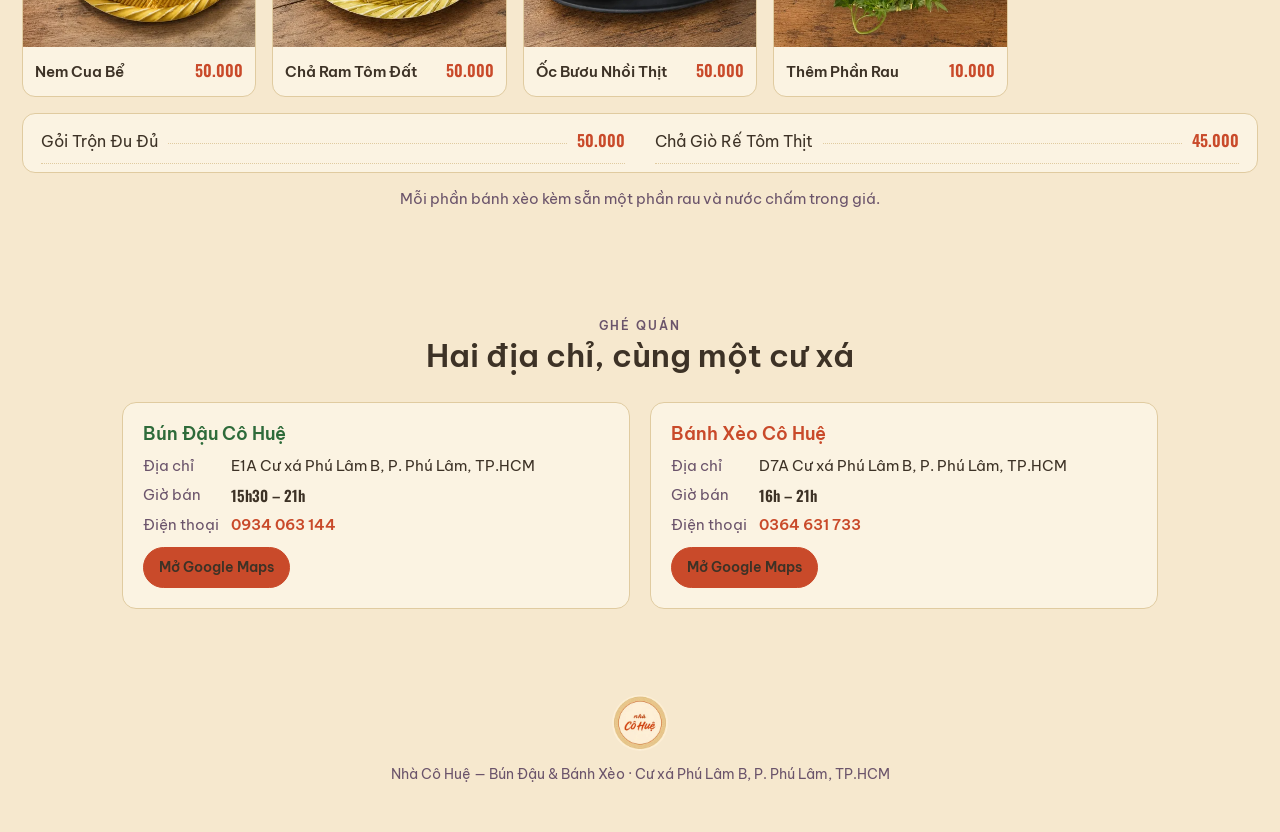
<file: thuc-don.html>
<!doctype html>
<html lang="vi">
<head>
<meta charset="utf-8">
<meta name="viewport" content="width=device-width,initial-scale=1">
<title>Thực đơn &amp; bảng giá — Nhà Cô Huệ</title>
<meta name="description" content="Bảng giá đầy đủ hai quán nhà Cô Huệ ở Cư xá Phú Lâm B — bún đậu combo từ 45.000, món thêm, món kèm; bánh xèo, bánh khọt, nem cua bể.">
<link rel="canonical" href="https://nhacohue.com/thuc-don">
<meta name="color-scheme" content="light">
<meta name="theme-color" content="#F6E8CE">
<link rel="icon" href="favicon-32.png" sizes="32x32" type="image/png">
<link rel="apple-touch-icon" href="favicon-180.png">
<meta property="og:type" content="website">
<meta property="og:locale" content="vi_VN">
<meta property="og:site_name" content="Nhà Cô Huệ">
<meta property="og:title" content="Thực đơn &amp; bảng giá — Nhà Cô Huệ">
<meta property="og:description" content="Bảng giá đầy đủ hai quán nhà Cô Huệ ở Cư xá Phú Lâm B — bún đậu combo từ 45.000, món thêm, món kèm; bánh xèo, bánh khọt, nem cua bể.">
<meta property="og:url" content="https://nhacohue.com/thuc-don">
<meta property="og:image" content="https://nhacohue.com/og-nha-co-hue.jpg">
<meta name="twitter:card" content="summary_large_image">
<link rel="preload" href="fonts/be-vietnam-pro-400-1.woff2" as="font" type="font/woff2" crossorigin>
<link rel="preload" href="fonts/be-vietnam-pro-400-2.woff2" as="font" type="font/woff2" crossorigin>
<link rel="stylesheet" href="style.css">
</head>
<body>
<div class="pg">

<header class="bar">
  <div class="in">
    <img src="img/wordmark-co-hue-sm.webp" alt="Cô Huệ" width="260" height="97">
    <div class="bar-r">
      <a class="btn btn-s btn-sm" href="tel:0934063144">Gọi</a>
      <a class="btn btn-p btn-sm" href="https://www.google.com/maps/search/?api=1&query=B%C3%BAn%20%C4%90%E1%BA%ADu%20C%C3%B4%20Hu%E1%BB%87%2C%20E1A%20C%C6%B0%20X%C3%A1%20Ph%C3%BA%20L%C3%A2m%20B%2C%20Ph%C3%BA%20L%C3%A2m%2C%20TP.HCM">Chỉ đường</a>
    </div>
    <nav class="tabs" aria-label="Trang">
      <a class="tab" href="index.html">Trang chủ</a>
      <a class="tab" href="thuc-don.html" aria-current="page">Thực đơn</a>
      <a class="tab" href="chuyen-quan.html">Chuyện quán</a>
    </nav>
  </div>
</header>

<!-- Trang thực đơn, bản dựng lại 28/07. Trước đó nó là bảng giá hai cột trong
     hai khối gấp/mở, ảnh món giấu sau một cú chạm. Từ khi bỏ tờ phụ ảnh A4
     (quyết định 27/07) thì trang này là kênh gợi-thèm-bằng-ảnh DUY NHẤT của
     quán, nên ảnh phải hiện sẵn, không bắt khách đoán món nào đáng mở.

     Ba tầng, xếp theo sức bán: mẹt/combo thẻ ảnh lớn -> món gọi thêm lưới ảnh
     vuông -> món chưa có ảnh thành dải giá gọn. KHÔNG độn ảnh món khác vào chỗ
     món chưa chụp (Tá Lả 4 Người, Bánh Xèo Đặc Biệt) — dải gạch đứt là chỗ của
     chúng cho tới khi có ảnh thật.

     Vẫn 0 JavaScript như cả site: hai quán nằm cùng trang, chuyển bằng thẻ <a>
     neo, không phải tab bấm. -->

<section class="sec in rong">
  <div class="sec-h">
    <div class="lbl">Thực đơn</div>
    <h1>Toàn bộ menu hai quán</h1>
    <p>Ảnh chụp món thật đang bán tại quán.</p>
    <p class="nhay">Nhảy tới: <a href="#bun-dau">Bún Đậu</a> · <a href="#banh-xeo">Bánh Xèo</a></p>
  </div>

  <!-- ═══════════ BÚN ĐẬU ═══════════ -->
  <h2 class="quan-h" id="bun-dau">Bún Đậu Cô Huệ</h2>

  <div class="kh"><h3>Mẹt &amp; combo</h3><span class="gach"></span>
    <span class="ghi">Cỡ nào cũng 45.000 một người</span></div>

  <div class="combo">
    <article class="cb">
      <span class="nhan">Khách gọi nhiều nhất</span>
      <img class="cb-a" src="img/ta-la-2-nguoi.webp" alt="Mẹt tá lả hai người xếp quanh bát mắm tôm" width="900" height="675">
      <div class="cb-b">
        <div class="cb-t"><h4>Tá Lả 2 Người</h4><b class="cb-g num">90.000</b></div>
        <p class="cb-d">Đậu chiên · chả cốm · tai · thịt luộc · dồi sụn · nem chua · chả cua</p>
        <p class="cb-n">Đủ bảy món cho hai người</p>
      </div>
    </article>

    <article class="cb">
      <span class="nhan">Khách hay gọi</span>
      <img class="cb-a" src="img/bun-dau-1-nguoi.webp" alt="Mẹt bún đậu một người: bún lá, đậu chiên, thịt luộc, rau sống và bát mắm tôm" width="760" height="570" loading="lazy" decoding="async">
      <div class="cb-b">
        <div class="cb-t"><h4>Bún Đậu 1 Người</h4><b class="cb-g num">45.000</b></div>
        <p class="cb-d">Đậu chiên · chả cốm · dồi sụn · tai · thịt luộc</p>
        <p class="cb-n">Ăn một mình vừa đủ</p>
      </div>
    </article>

    <article class="cb">
      <img class="cb-a" src="img/ta-la-3-nguoi.webp" alt="Mẹt tá lả ba người bày trên lá chuối, đủ thịt luộc, lòng, dồi, đậu chiên và rau" width="760" height="570" loading="lazy" decoding="async">
      <div class="cb-b">
        <div class="cb-t"><h4>Tá Lả 3 Người</h4><b class="cb-g num">135.000</b></div>
        <p class="cb-d">Đậu chiên · chả cốm · tai · thịt luộc · dồi sụn · nem chua · chả cua</p>
        <p class="cb-n">Mẹt lớn, cùng bảy món</p>
      </div>
    </article>
  </div>

  <div class="cb-them">
    <div class="t">
      <h4>Tá Lả 4 Người</h4>
      <p>Cùng bảy món, mẹt to nhất — cho cả bàn</p>
    </div>
    <b class="num">180.000</b>
  </div>

  <div class="kh"><h3>Gọi thêm</h3><span class="gach"></span>
    <span class="ghi">Thêm vào mẹt hoặc ăn riêng</span></div>

  <div class="luoi-m">
    <article class="mn">
      <span class="nhan-s">Hay gọi</span>
      <img class="mn-a" src="img/t-nem-chua-ran.webp" alt="Đĩa nem chua rán vỏ vàng giòn xếp chồng" width="440" height="440" loading="lazy" decoding="async">
      <div class="mn-b"><h4>Nem Chua</h4><b class="mn-g num">35.000</b></div>
    </article>
    <article class="mn">
      <span class="nhan-s">Hay gọi</span>
      <img class="mn-a" src="img/t-cha-com.webp" alt="Đĩa chả cốm chiên vàng, cắt đôi thấy ruột trắng ngà" width="440" height="440" loading="lazy" decoding="async">
      <div class="mn-b"><h4>Chả Cốm</h4><b class="mn-g num">30.000</b></div>
    </article>
    <article class="mn">
      <img class="mn-a" src="img/thit-luoc.webp" alt="Đĩa thịt luộc thái lát xếp xoè, mỗi lát thấy rõ nạc, mỡ và bì" width="440" height="440" loading="lazy" decoding="async">
      <div class="mn-b"><h4>Thịt Luộc</h4><b class="mn-g num">25.000</b></div>
    </article>
    <article class="mn">
      <img class="mn-a" src="img/doi-sun.webp" alt="Đĩa dồi sụn cắt khúc chéo, mặt cắt lộ nhân băm lấm tấm rau thơm và cà rốt" width="440" height="440" loading="lazy" decoding="async">
      <div class="mn-b"><h4>Dồi Sụn</h4><b class="mn-g num">25.000</b></div>
    </article>
    <article class="mn">
      <img class="mn-a" src="img/tai.webp" alt="Đĩa tai heo luộc thái lát mỏng cong, lõi sụn trong mờ ở giữa" width="440" height="440" loading="lazy" decoding="async">
      <div class="mn-b"><h4>Tai</h4><b class="mn-g num">25.000</b></div>
    </article>
    <article class="mn">
      <img class="mn-a" src="img/t-cha-cua.webp" alt="Đĩa chả cua miếng tròn dẹt màu cam gạch, vài lát cắt lộ ruột trắng" width="440" height="440" loading="lazy" decoding="async">
      <div class="mn-b"><h4>Chả Cua</h4><b class="mn-g num">35.000</b></div>
    </article>
    <article class="mn">
      <img class="mn-a" src="img/t-cha-oc.webp" alt="Đĩa chả ốc, miếng dẹt lẫn mộc nhĩ và lá xanh" width="440" height="440" loading="lazy" decoding="async">
      <div class="mn-b"><h4>Chả Ốc</h4><b class="mn-g num">35.000</b></div>
    </article>
    <article class="mn">
      <img class="mn-a" src="img/cha-sun.webp" alt="Đĩa chả sụn chiên, cắt lát thấy sụn giòn bên trong" width="440" height="440" loading="lazy" decoding="async">
      <div class="mn-b"><h4>Chả Sụn</h4><b class="mn-g num">35.000</b></div>
    </article>
    <article class="mn">
      <img class="mn-a" src="img/t-cha-muc.webp" alt="Đĩa chả mực chiên vàng ruộm, thớ mực rõ ở mặt cắt" width="440" height="440" loading="lazy" decoding="async">
      <div class="mn-b"><h4>Chả Mực</h4><b class="mn-g num">50.000</b></div>
    </article>
    <article class="mn">
      <img class="mn-a" src="img/bun.webp" alt="Đĩa bún lá cắt khối, sợi trắng ngà ép chặt" width="440" height="440" loading="lazy" decoding="async">
      <div class="mn-b"><h4>Bún</h4><b class="mn-g num">5.000</b></div>
    </article>
  </div>

  <div class="tho">
    <ul>
      <li><span>Rau</span><i class="cham"></i><b class="num">10.000</b></li>
      <li><span>Đậu Chiên</span><i class="cham"></i><b class="num">10.000</b></li>
      <li><span>Lòng Chiên</span><i class="cham"></i><b class="num">25.000</b></li>
    </ul>
  </div>

  <div class="kh"><h3>Món kèm</h3><span class="gach"></span>
    <span class="ghi">Gọi riêng cho bàn đông</span></div>

  <div class="luoi-m">
    <article class="mn">
      <span class="nhan-s">Hay gọi</span>
      <img class="mn-a" src="img/oc-buu-nhoi-thit.webp" alt="Đĩa ốc bươu nhồi thịt, nhân cuốn lá gừng cài trong vỏ ốc" width="440" height="440" loading="lazy" decoding="async">
      <div class="mn-b"><h4>Ốc Bươu Nhồi Thịt</h4><b class="mn-g num">50.000</b></div>
    </article>
    <article class="mn">
      <img class="mn-a" src="img/nem-cua-be.webp" alt="Đĩa nem cua bể vuông, vỏ chiên vàng, cắt miếng vừa gắp" width="440" height="440" loading="lazy" decoding="async">
      <div class="mn-b"><h4>Nem Cua Bể</h4><b class="mn-g num">50.000</b></div>
    </article>
    <article class="mn">
      <img class="mn-a" src="img/cha-ram-tom-dat.webp" alt="Đĩa chả ram tôm đất cuốn nhỏ, vỏ chiên giòn" width="440" height="440" loading="lazy" decoding="async">
      <div class="mn-b"><h4>Chả Ram Tôm Đất</h4><b class="mn-g num">50.000</b></div>
    </article>
    <article class="mn">
      <img class="mn-a" src="img/banh-tom-tay-ho.webp" alt="Đĩa bánh tôm Tây Hồ, tôm nguyên con nằm trên lớp bột chiên vàng" width="440" height="440" loading="lazy" decoding="async">
      <div class="mn-b"><h4>Bánh Tôm Tây Hồ</h4><b class="mn-g num">45.000</b></div>
    </article>
  </div>

  <div class="tho">
    <ul>
      <li><span>Chả Giò Bắc Thảo</span><i class="cham"></i><b class="num">45.000</b></li>
      <li><span>Chả Giò Rế Tôm Thịt</span><i class="cham"></i><b class="num">45.000</b></li>
      <li><span>Thịt Luộc Rau Rừng</span><i class="cham"></i><b class="num">50.000</b></li>
      <li><span>Cá Tai Tượng Chiên Xù</span><i class="cham"></i><b class="num">250.000</b></li>
    </ul>
  </div>

  <p class="them">Quán có nước giải khát.</p>

  <!-- ═══════════ BÁNH XÈO ═══════════ -->
  <h2 class="quan-h" id="banh-xeo">Bánh Xèo Cô Huệ</h2>

  <div class="kh"><h3>Bánh xèo &amp; bánh khọt</h3><span class="gach"></span>
    <span class="ghi">Kèm sẵn rau và nước chấm</span></div>

  <div class="combo">
    <article class="cb">
      <img class="cb-a" src="img/banh-xeo-gap-doi.webp" alt="Bánh xèo gập đôi, rìa ren giòn, ăn kèm rau sống" width="760" height="570" loading="lazy" decoding="async">
      <div class="cb-b">
        <div class="cb-t"><h4>Bánh Xèo Thường</h4><b class="cb-g num">50.000</b></div>
        <p class="cb-d">Rìa ren giòn, gập đôi, kèm rau sống và nước chấm</p>
        <p class="cb-n">Một người ăn no</p>
      </div>
    </article>

    <article class="cb">
      <img class="cb-a" src="img/banh-khot-thap-cam.webp" alt="Mẹt bánh khọt mười cái ba loại nhân, kèm chén nước mắm" width="760" height="570" loading="lazy" decoding="async">
      <div class="cb-b">
        <div class="cb-t"><h4>Bánh Khọt Thập Cẩm</h4><b class="cb-g num">55.000</b></div>
        <p class="cb-d">Mười cái, ba loại nhân, kèm chén nước mắm</p>
        <p class="cb-n">Hợp chia đôi</p>
      </div>
    </article>
  </div>

  <div class="cb-them">
    <div class="t">
      <h4>Bánh Xèo Đặc Biệt</h4>
      <p>Bản đầy đặn hơn của bánh xèo thường</p>
    </div>
    <b class="num">70.000</b>
  </div>

  <div class="kh"><h3>Gọi thêm</h3><span class="gach"></span>
    <span class="ghi">Ăn kèm hoặc gọi riêng</span></div>

  <div class="luoi-m">
    <article class="mn">
      <img class="mn-a" src="img/nem-cua-be.webp" alt="Đĩa nem cua bể vuông, vỏ chiên vàng, cắt miếng vừa gắp" width="440" height="440" loading="lazy" decoding="async">
      <div class="mn-b"><h4>Nem Cua Bể</h4><b class="mn-g num">50.000</b></div>
    </article>
    <article class="mn">
      <img class="mn-a" src="img/cha-ram-tom-dat.webp" alt="Đĩa chả ram tôm đất cuốn nhỏ, vỏ chiên giòn" width="440" height="440" loading="lazy" decoding="async">
      <div class="mn-b"><h4>Chả Ram Tôm Đất</h4><b class="mn-g num">50.000</b></div>
    </article>
    <article class="mn">
      <img class="mn-a" src="img/oc-buu-nhoi-thit.webp" alt="Đĩa ốc bươu nhồi thịt, nhân cuốn lá gừng cài trong vỏ ốc" width="440" height="440" loading="lazy" decoding="async">
      <div class="mn-b"><h4>Ốc Bươu Nhồi Thịt</h4><b class="mn-g num">50.000</b></div>
    </article>
    <article class="mn">
      <img class="mn-a" src="img/t-rau-song.webp" alt="Rổ rau sống ăn kèm bánh xèo" width="440" height="440" loading="lazy" decoding="async">
      <div class="mn-b"><h4>Thêm Phần Rau</h4><b class="mn-g num">10.000</b></div>
    </article>
  </div>

  <div class="tho">
    <ul>
      <li><span>Gỏi Trộn Đu Đủ</span><i class="cham"></i><b class="num">50.000</b></li>
      <li><span>Chả Giò Rế Tôm Thịt</span><i class="cham"></i><b class="num">45.000</b></li>
    </ul>
  </div>

  <p class="them">Mỗi phần bánh xèo kèm sẵn một phần rau và nước chấm trong giá.</p>
</section>

<section class="sec in" id="ghe-quan">
  <div class="sec-h">
    <div class="lbl">Ghé quán</div>
    <h2>Hai địa chỉ, cùng một cư xá</h2>
  </div>
  <div class="ghe">
    <div class="diachi bd">
      <h3>Bún Đậu Cô Huệ</h3>
      <dl>
        <dt>Địa chỉ</dt><dd>E1A Cư xá Phú Lâm B, P. Phú Lâm, TP.HCM</dd>
        <dt>Giờ bán</dt><dd class="num">15h30 – 21h</dd>
        <dt>Điện thoại</dt><dd><a class="tel" href="tel:0934063144">0934 063 144</a></dd>
      </dl>
      <a class="btn btn-p btn-sm" href="https://www.google.com/maps/search/?api=1&query=B%C3%BAn%20%C4%90%E1%BA%ADu%20C%C3%B4%20Hu%E1%BB%87%2C%20E1A%20C%C6%B0%20X%C3%A1%20Ph%C3%BA%20L%C3%A2m%20B%2C%20Ph%C3%BA%20L%C3%A2m%2C%20TP.HCM" style="align-self:flex-start;">Mở Google Maps</a>
    </div>
    <div class="diachi bx">
      <h3>Bánh Xèo Cô Huệ</h3>
      <dl>
        <dt>Địa chỉ</dt><dd>D7A Cư xá Phú Lâm B, P. Phú Lâm, TP.HCM</dd>
        <dt>Giờ bán</dt><dd class="num">16h – 21h</dd>
        <dt>Điện thoại</dt><dd><a class="tel" href="tel:0364631733">0364 631 733</a></dd>
      </dl>
      <a class="btn btn-p btn-sm" href="https://www.google.com/maps/search/?api=1&query=B%C3%A1nh%20X%C3%A8o%20C%C3%B4%20Hu%E1%BB%87%2C%20D7A%20C%C6%B0%20X%C3%A1%20Ph%C3%BA%20L%C3%A2m%20B%2C%20Ph%C3%BA%20L%C3%A2m%2C%20TP.HCM" style="align-self:flex-start;">Mở Google Maps</a>
    </div>
  </div>
</section>

<footer class="chan">
  <div class="in">
    <img src="img/logo-nha-co-hue.webp" alt="" width="160" height="160" loading="lazy" decoding="async">
    <div>Nhà Cô Huệ — Bún Đậu &amp; Bánh Xèo · Cư xá Phú Lâm B, P. Phú Lâm, TP.HCM</div>
  </div>
</footer>

<div class="dock">
  <a class="btn btn-s btn-sm" href="tel:0934063144">Gọi bún đậu</a>
  <a class="btn btn-p btn-sm" href="https://www.google.com/maps/search/?api=1&query=B%C3%BAn%20%C4%90%E1%BA%ADu%20C%C3%B4%20Hu%E1%BB%87%2C%20E1A%20C%C6%B0%20X%C3%A1%20Ph%C3%BA%20L%C3%A2m%20B%2C%20Ph%C3%BA%20L%C3%A2m%2C%20TP.HCM">Chỉ đường</a>
</div>

</div>
</body>
</html>
</file>
<file: style.css>
/* Sinh bởi _brand/web/build_site.py — ĐỪNG sửa tay ở đây.
   Sửa landing-template.html trong vault rồi build lại. */
@font-face{
  font-family:'Be Vietnam Pro';
  font-style:normal;
  font-weight:400;
  font-display:swap;
  src:url(fonts/be-vietnam-pro-400-1.woff2) format('woff2');
  unicode-range:U+0102-0103, U+0110-0111, U+0128-0129, U+0168-0169, U+01A0-01A1, U+01AF-01B0, U+0300-0301, U+0303-0304, U+0308-0309, U+0323, U+0329, U+1EA0-1EF9, U+20AB;
}
@font-face{
  font-family:'Be Vietnam Pro';
  font-style:normal;
  font-weight:400;
  font-display:swap;
  src:url(fonts/be-vietnam-pro-400-2.woff2) format('woff2');
  unicode-range:U+0000-00FF, U+0131, U+0152-0153, U+02BB-02BC, U+02C6, U+02DA, U+02DC, U+0304, U+0308, U+0329, U+2000-206F, U+20AC, U+2122, U+2191, U+2193, U+2212, U+2215, U+FEFF, U+FFFD;
}
@font-face{
  font-family:'Be Vietnam Pro';
  font-style:normal;
  font-weight:600;
  font-display:swap;
  src:url(fonts/be-vietnam-pro-600-1.woff2) format('woff2');
  unicode-range:U+0102-0103, U+0110-0111, U+0128-0129, U+0168-0169, U+01A0-01A1, U+01AF-01B0, U+0300-0301, U+0303-0304, U+0308-0309, U+0323, U+0329, U+1EA0-1EF9, U+20AB;
}
@font-face{
  font-family:'Be Vietnam Pro';
  font-style:normal;
  font-weight:600;
  font-display:swap;
  src:url(fonts/be-vietnam-pro-600-2.woff2) format('woff2');
  unicode-range:U+0000-00FF, U+0131, U+0152-0153, U+02BB-02BC, U+02C6, U+02DA, U+02DC, U+0304, U+0308, U+0329, U+2000-206F, U+20AC, U+2122, U+2191, U+2193, U+2212, U+2215, U+FEFF, U+FFFD;
}
@font-face{
  font-family:'Oswald';
  font-style:normal;
  font-weight:600;
  font-display:swap;
  src:url(fonts/oswald-600-1.woff2) format('woff2');
  unicode-range:U+0102-0103, U+0110-0111, U+0128-0129, U+0168-0169, U+01A0-01A1, U+01AF-01B0, U+0300-0301, U+0303-0304, U+0308-0309, U+0323, U+0329, U+1EA0-1EF9, U+20AB;
}
@font-face{
  font-family:'Oswald';
  font-style:normal;
  font-weight:600;
  font-display:swap;
  src:url(fonts/oswald-600-2.woff2) format('woff2');
  unicode-range:U+0000-00FF, U+0131, U+0152-0153, U+02BB-02BC, U+02C6, U+02DA, U+02DC, U+0304, U+0308, U+0329, U+2000-206F, U+20AC, U+2122, U+2191, U+2193, U+2212, U+2215, U+FEFF, U+FFFD;
}

:root{
  --kem:#F6E8CE; --kem-sang:#FBF3E2; --do-dat:#C94A2A; --xanh-rau:#2E6B3A;
  --mam-tom:#6B546B; --tre-moc:#D6B485; --muc:#3D3226;
  --nen:var(--kem); --mat:var(--kem-sang); --chu:var(--muc); --chu-phu:var(--mam-tom);
  --vien:#E0CBA0; --accent:var(--do-dat); --rau:var(--xanh-rau);
  --sans:"Be Vietnam Pro","Segoe UI",system-ui,-apple-system,"Helvetica Neue",sans-serif;
  --so:"Oswald","Be Vietnam Pro","Segoe UI",system-ui,sans-serif;
  --wrap:1080px;
}
/* KHOÁ CỨNG bảng màu kem — Minh chốt 27/07. KHÔNG thêm lại nhánh
   prefers-color-scheme:dark: bảng màu Cô Huệ là kem–đỏ đất–xanh rau, bản tối
   trước đây chỉ là đảo màu máy móc và chọi với mọi ảnh món chụp nền sáng. */
:root{color-scheme:light;}

*{box-sizing:border-box;}
html,body{margin:0;padding:0;background:var(--nen);}
.pg{background:var(--nen);color:var(--chu);font-family:var(--sans);
    font-size:17px;line-height:1.65;margin:0;padding:0;}
.pg img{max-width:100%;display:block;}
.pg a{color:inherit;}
.in{max-width:var(--wrap);margin:0 auto;padding:0 22px;}
.pg h1,.pg h2,.pg h3{text-wrap:balance;margin:0;font-weight:600;line-height:1.2;}
.lbl{font-size:12px;letter-spacing:.16em;text-transform:uppercase;
     color:var(--chu-phu);font-weight:600;}
.num{font-family:var(--so);font-variant-numeric:tabular-nums;font-weight:600;}

.bar{position:sticky;top:0;z-index:30;background:var(--nen);
     border-bottom:1px solid var(--vien);}
/* Lưới hai hàng thay cho hai khối flex xếp chồng: hàng 1 logo + nút, hàng 2 tab.
   Nav nằm TRONG .in (không phải sibling) để màn rộng kéo được cả ba cụm lên
   cùng một dòng chỉ bằng cách đổi grid-template — xem @media min-width:1100px. */
.bar>.in{display:grid;grid-template-columns:auto 1fr;grid-template-rows:60px 42px;
         align-items:center;column-gap:14px;}
.bar img{height:30px;width:auto;grid-area:1/1;}
.bar-r{display:flex;gap:9px;align-items:center;grid-area:1/2;justify-self:end;}

/* hàng thứ hai của thanh — ba tab, không JS. Margin âm bù padding của .in để
   vạch kẻ trên vẫn trải hết bề ngang màn như hồi nav còn nằm ngoài. */
/* align-self:stretch vì .bar>.in đặt align-items:center — không có nó thì hàng
   tab cao 42px mà mỗi thẻ <a> chỉ cao 25px theo chữ, vùng chạm hụt (27/07).
   Kéo stretch thì thẻ ăn hết chiều cao hàng, và gạch chân tab đang xem rơi
   xuống đúng mép dưới thanh thay vì lửng lơ sát chữ. */
.tabs{grid-area:2/1/3/3;display:flex;gap:24px;align-items:stretch;align-self:stretch;
      border-top:1px solid var(--vien);margin:0 -22px;padding:0 22px;}
.tab{display:flex;align-items:center;font-size:15px;font-weight:600;
     text-decoration:none;color:var(--chu-phu);border-bottom:2px solid transparent;}
.tab:hover{color:var(--chu);}
.tab[aria-current="page"]{color:var(--accent);border-bottom-color:var(--accent);}
.tab:focus-visible{outline:3px solid var(--rau);outline-offset:-3px;}

.btn{display:inline-flex;align-items:center;gap:7px;border-radius:999px;
     padding:11px 20px;font-size:15px;font-weight:600;text-decoration:none;
     border:1.5px solid var(--accent);transition:transform .15s,filter .15s;}
.btn-p{background:var(--accent);color:#FFF6E6;}
.btn-s{background:transparent;color:var(--accent);}
.btn:hover{filter:brightness(1.06);transform:translateY(-1px);}
.btn:focus-visible{outline:3px solid var(--rau);outline-offset:2px;}
.btn-sm{padding:8px 15px;font-size:14px;}

/* ảnh nguồn 3:1 — chiều cao bám sát 34vw để crop tối thiểu, không cắt cụt hai mâm */
.hero{position:relative;--hero-h:clamp(300px,34vw,560px);}
.hero-img{width:100%;height:var(--hero-h);object-fit:cover;object-position:center 46%;}
/* dải tối ở đáy ảnh (KHÔNG phải đáy section): wordmark luôn đọc được */
.hero::after{content:"";position:absolute;left:0;right:0;top:0;height:var(--hero-h);
             pointer-events:none;
             background:linear-gradient(to bottom,transparent 60%,rgba(20,14,8,.5));}
.hero-mk{display:block;margin:-58px auto 0;position:relative;z-index:2;
         width:min(320px,66%);height:auto;
         filter:drop-shadow(0 3px 10px rgba(0,0,0,.28));}
.hero-t{text-align:center;padding:12px 0 34px;}
.hero-t h1{margin:0;font-size:26px;line-height:1.25;}
.hero-t p{margin:10px auto 0;max-width:36ch;color:var(--chu-phu);font-size:17px;}
.hero-cta{display:flex;gap:11px;justify-content:center;flex-wrap:wrap;margin-top:20px;}
/* Ba mảnh của bố cục hai cột — dựng ở khổ điện thoại (≤860) VÀ khổ máy tính (≥1000).
   Chỉ dải giữa 861-999px còn chở dải bìa 3:1 + wordmark: ở đó cột chữ đã hẹp mà ảnh
   cũng chưa đủ chỗ đứng cạnh, tách đôi ra thì cả hai đều ngột.
   Phần hình thức để chung ở đây, mỗi nấc chỉ bật display + chỉnh cỡ. Trước 27/07 nó
   nằm trong khối ≤860 nên khổ máy tính không mượn lại được.
   Viết `.hero-t p.hero-eye` chứ không `.hero-eye` trần: `.hero-t p` ở ngay trên đặc
   hiệu hơn (0,1,1 vs 0,1,0), rule trần bị đè — eyebrow ăn nguyên cỡ 17px, màu phụ và
   `margin:auto` của câu dẫn. Lỗi này có sẵn từ bản hero điện thoại sáng nay. */
.hero-t p.hero-eye{margin:0 0 8px;max-width:none;font-size:11px;letter-spacing:1.2px;
          text-transform:uppercase;color:var(--accent);font-weight:600;}
.hero-tick{list-style:none;margin:16px 0 0;padding:0;}
.hero-tick li{font-size:13.5px;color:var(--chu);margin-top:9px;line-height:1.35;}
.hero-tick li::before{content:"✓ ";color:var(--rau);}
.hero-tick .num{font-size:17px;color:var(--accent);}
.hero-g figure{position:relative;margin:0;border-radius:12px;overflow:hidden;
               background:var(--mat);}
.hero-g img{width:100%;height:100%;object-fit:cover;}
.hero-g figcaption{position:absolute;left:8px;bottom:8px;font-size:11px;
                   color:var(--kem-sang);background:rgba(43,36,25,.62);
                   border-radius:999px;padding:4px 10px;}
.hero-eye,.hero-tick,.hero-g{display:none;}

/* Ba trụ (20 năm · quán sạch · giá bình dân — định vị chốt 2026-07-20) sống
   TRONG cột chữ của hero từ 28/07, không còn là <section class="tru"> riêng dưới
   hero. Lý do ở khối ≥1000px. Ẩn mặc định như hero-tick/hero-g, mỗi nấc tự bật. */
.hero-tru{list-style:none;margin:0;padding:0;display:none;}
.hero-tru li{font-size:15px;color:var(--chu-phu);line-height:1.4;}
.hero-tru b{color:var(--rau);font-weight:600;}

.sec{padding:52px 0;}
/* .sec đứng SAU .in trong file này, mà `padding:52px 0` là shorthand nên nó ghi
   đè luôn lề ngang 22px của .in — mọi dải nội dung chạm sát mép màn hình, rõ
   nhất ở khổ điện thoại (thẻ món dính hai bên). Trả lại lề bằng hai thuộc tính
   riêng, không dùng shorthand, để .sec vẫn giữ 52px trên dưới.
   Sửa 28/07. Nếu sau này đổi padding của .sec, nhớ vẫn để lề ngang cho khối này. */
.sec.in{padding-left:22px;padding-right:22px;}
.sec-h{text-align:center;margin-bottom:28px;}
.sec-h h1,.sec-h h2{font-size:clamp(24px,3.6vw,32px);}
.sec-h p{color:var(--chu-phu);margin:8px auto 0;max-width:44ch;font-size:16px;}

.hai{display:grid;grid-template-columns:1fr 64px 1fr;gap:0;align-items:stretch;}
.quan{background:var(--mat);border:1px solid var(--vien);border-radius:16px;
      overflow:hidden;display:flex;flex-direction:column;}
.quan-img{width:100%;height:216px;object-fit:cover;}
.quan-b{padding:20px 20px 22px;display:flex;flex-direction:column;gap:12px;flex:1;}
.quan h3{font-size:23px;color:var(--rau);}
.quan.bx h3{color:var(--accent);}
.quan-meta{font-size:14.5px;color:var(--chu-phu);line-height:1.55;}
.quan-cach{font-size:14.5px;color:var(--chu-phu);font-style:italic;}
.quan-mon{list-style:none;margin:0;padding:0;display:flex;flex-direction:column;gap:7px;
          border-top:1px dashed var(--vien);padding-top:13px;}
.quan-mon li{display:flex;justify-content:space-between;gap:12px;font-size:15.5px;}
.quan-mon .g{color:var(--accent);}
.quan-act{display:flex;gap:9px;flex-wrap:wrap;margin-top:auto;padding-top:6px;}
.mo{display:inline-block;font-size:12px;font-weight:600;letter-spacing:.08em;
    text-transform:uppercase;color:var(--accent);border:1px solid var(--accent);
    border-radius:999px;padding:3px 11px;align-self:flex-start;}

.giua{display:flex;flex-direction:column;align-items:center;justify-content:center;gap:12px;}
.giua .duong{flex:1;width:2px;background:repeating-linear-gradient(
    to bottom,var(--vien) 0 9px,transparent 9px 18px);}
.giua .chu{writing-mode:vertical-rl;font-size:12px;letter-spacing:.2em;
           text-transform:uppercase;color:var(--chu-phu);white-space:nowrap;font-weight:600;}

.luoi{display:grid;grid-template-columns:repeat(auto-fit,minmax(168px,1fr));gap:14px;}
/* Khoá hai cột ở khổ điện thoại. Trước 28/07 dải nội dung không có lề ngang nên
   375px vừa đủ cho auto-fit nhả hai cột; trả lề 22px vào thì khổ chữ còn 331 và
   nó tụt xuống một cột — thẻ món kéo ngang 331x150, ảnh món bẹt ra. */
@media (max-width:560px){.luoi{grid-template-columns:1fr 1fr;}}
/* figure có margin mặc định 40px hai bên — Artifact reset hộ, host thường thì không */
.mon{margin:0;background:var(--mat);border:1px solid var(--vien);border-radius:13px;overflow:hidden;}
.mon img{width:100%;height:150px;object-fit:cover;}
.mon-t{padding:10px 13px 12px;display:flex;justify-content:space-between;
       align-items:baseline;gap:8px;}
.mon-t span{font-size:15px;}
.mon-t b{color:var(--accent);font-weight:600;font-size:15px;}
.luoi-h{display:flex;align-items:baseline;gap:12px;margin:0 0 15px;}
.luoi-h h3{font-size:19px;color:var(--rau);}
.luoi-h.bx h3{color:var(--accent);}
.luoi-h em{font-style:normal;font-size:14px;color:var(--chu-phu);}

.chuyen{background:var(--mat);border-top:1px solid var(--vien);
        border-bottom:1px solid var(--vien);}
.chuyen .in{max-width:720px;text-align:center;padding-top:52px;padding-bottom:52px;}
.chuyen blockquote{margin:16px 0 0;font-size:clamp(18px,2.5vw,22px);line-height:1.6;}
.chuyen figcaption{margin-top:14px;font-size:14px;color:var(--chu-phu);}

.ghe{display:grid;grid-template-columns:repeat(auto-fit,minmax(268px,1fr));gap:16px;}
.diachi{background:var(--mat);border:1px solid var(--vien);border-radius:14px;padding:20px;
        display:flex;flex-direction:column;gap:9px;}
.diachi h3{font-size:18px;color:var(--rau);}
.diachi.bx h3{color:var(--accent);}
.diachi dl{margin:0;display:grid;grid-template-columns:auto 1fr;gap:5px 12px;font-size:15px;}
.diachi dt{color:var(--chu-phu);}
.diachi dd{margin:0;}
/* Vùng chạm số điện thoại (27/07). Chữ chỉ cao 19px — ngón tay bấm trượt, mà đây
   đúng là nút sinh tiền. Padding nới vùng bấm lên 43px, margin âm bù lại đúng
   bằng ấy nên bảng địa chỉ không xê dịch một pixel nào. */
.diachi a.tel{color:var(--accent);text-decoration:none;font-weight:600;
              display:inline-block;padding:12px 6px;margin:-12px -6px;}

/* ══ Trang thực đơn (dựng lại 28/07) ══════════════════════════════════════════
   Bản cũ là hai khối gấp/mở chứa bảng giá hai cột, ảnh giấu sau <details> từng
   dòng. Nó tiết kiệm byte thật, nhưng từ khi bỏ tờ phụ ảnh A4 (27/07) thì trang
   này gánh việc gợi thèm — mà ảnh giấu thì không gợi được gì. Giờ ba tầng theo
   sức bán: .combo (thẻ ảnh lớn) -> .luoi-m (ô vuông) -> .tho (dải giá cho món
   chưa có ảnh). Vẫn 0 JS: hai quán cùng trang, chuyển bằng thẻ <a> neo. */
.pg h4{margin:0;font-weight:600;line-height:1.25;}
.nhay{margin:14px 0 0;font-size:15px;color:var(--chu-phu);}
.nhay a{color:var(--accent);font-weight:600;text-decoration:none;
        padding:10px 4px;margin:-10px -4px;display:inline-block;}
.nhay a:hover{text-decoration:underline;}

/* Tên quán: xanh rau cho bún đậu, đỏ đất cho bánh xèo — cùng cặp màu với thẻ
   quán ở trang chủ, để khách nhận ra đang đọc phần nào mà không cần đọc chữ. */
.quan-h{font-size:clamp(22px,3vw,27px);margin:46px 0 0;color:var(--rau);
        scroll-margin-top:120px;}   /* 120: thanh trên dính cao 104px + thở */
#banh-xeo{color:var(--accent);}

.kh{display:flex;align-items:baseline;gap:14px;margin:26px 0 15px;}
.kh h3{font-size:19px;white-space:nowrap;}
.kh .gach{flex:1;height:1px;background:var(--vien);}
.kh .ghi{font-size:14.5px;color:var(--chu-phu);white-space:nowrap;}

.combo{display:grid;grid-template-columns:repeat(auto-fit,minmax(250px,1fr));gap:18px;}
.cb{background:var(--mat);border:1px solid var(--vien);border-radius:16px;
    overflow:hidden;display:flex;flex-direction:column;position:relative;}
.cb-a{aspect-ratio:4/3;width:100%;height:auto;object-fit:cover;}
.cb-b{padding:14px 16px 16px;display:flex;flex-direction:column;gap:6px;flex:1;}
.cb-t{display:flex;align-items:baseline;justify-content:space-between;gap:10px;}
.cb-t h4{font-size:17.5px;}
.cb-g{font-size:21px;color:var(--accent);}
.cb-d{font-size:13.5px;color:var(--chu-phu);line-height:1.5;margin:0;}
.cb-n{font-size:12.5px;color:var(--rau);font-weight:600;margin:auto 0 0;}

/* Món CHƯA có ảnh chụp (Tá Lả 4 Người, Bánh Xèo Đặc Biệt): dải ngang gạch đứt.
   Đừng mượn ảnh mẹt cỡ khác dán vào cho đủ ô — món trong ảnh phải là món thật;
   và đừng để ô ảnh trống, một khoảng kem cao 200px trông như ảnh vỡ. */
.cb-them{display:flex;align-items:center;gap:18px;margin-top:14px;padding:15px 20px;
  background:repeating-linear-gradient(45deg,rgba(214,180,133,.22) 0 2px,transparent 2px 12px),
             var(--mat);
  border:1px dashed var(--vien);border-radius:14px;}
.cb-them .t{flex:1;min-width:0;}
.cb-them h4{font-size:17px;}
.cb-them p{margin:3px 0 0;font-size:13.5px;color:var(--chu-phu);}
.cb-them>b{font-size:21px;color:var(--accent);white-space:nowrap;}

/* Nhãn lấy từ mix bán thật trên POS (đọc 1–25/07), không phải cảm tính. Chỉ nói
   thứ hạng, không nói số — số bán là dữ liệu trong nhà. */
.nhan{position:absolute;top:12px;left:12px;z-index:2;font-size:11px;font-weight:600;
      letter-spacing:.09em;text-transform:uppercase;padding:5px 11px;border-radius:999px;
      background:rgba(201,74,42,.93);color:#FFF6E6;}
.nhan-s{position:absolute;top:9px;left:9px;z-index:2;font-size:10px;font-weight:600;
        letter-spacing:.07em;text-transform:uppercase;padding:4px 9px;border-radius:999px;
        background:rgba(201,74,42,.93);color:#FFF6E6;}

/* .luoi-m, KHÔNG phải .luoi — trang chủ đã có .luoi riêng (ô cao cố định 150px,
   cột tối thiểu 168). Đặt trùng tên thì khối sau đè khối trước và lưới món ở
   trang chủ co lại theo, mà lỗi đó không lộ ra khi chỉ mở trang thực đơn. */
.luoi-m{display:grid;grid-template-columns:repeat(auto-fill,minmax(150px,1fr));gap:14px;}
.mn{background:var(--mat);border:1px solid var(--vien);border-radius:13px;
    overflow:hidden;display:flex;flex-direction:column;position:relative;}
.mn-a{aspect-ratio:1/1;width:100%;height:auto;object-fit:cover;}
.mn-b{padding:10px 12px 12px;display:flex;align-items:baseline;
      justify-content:space-between;gap:8px;margin-top:auto;}
.mn-b h4{font-size:14.5px;}
.mn-g{font-size:16px;color:var(--accent);}

/* Tầng ba: món chưa chụp ảnh. Dấu chấm nối để mắt bám từ tên sang giá. */
.tho{margin-top:16px;background:var(--mat);border:1px solid var(--vien);
     border-radius:13px;padding:4px 18px 8px;}
.tho ul{list-style:none;margin:0;padding:0;display:grid;
        grid-template-columns:1fr 1fr;column-gap:30px;}
.tho li{display:flex;align-items:baseline;gap:10px;padding:9px 0;
        border-bottom:1px dotted var(--vien);font-size:15.5px;}
.tho .cham{flex:1;height:0;border-bottom:1px dotted var(--vien);transform:translateY(-3px);}
.tho b{color:var(--accent);font-size:16px;}
@media (max-width:620px){.tho ul{grid-template-columns:1fr;}}
/* Khổ máy tính: khoá 5 cột thay vì auto-fill. Auto-fill ở 1280px nhả ra bảy ô
   169px — ảnh món bé bằng con tem, đúng cái bệnh mà bản dựng lại này đi chữa.
   5 cột ra ô ~240px, ngang tầm lưới món trang chủ (cũng khoá cột ở khổ này). */
@media (min-width:900px){.luoi-m{grid-template-columns:repeat(5,1fr);gap:16px;}}
@media (max-width:700px){
  .luoi-m{grid-template-columns:repeat(auto-fill,minmax(142px,1fr));gap:11px;}
  .kh .ghi{display:none;}
  .quan-h{margin-top:38px;}
}
.them{margin:14px 0 0;text-align:center;font-size:15px;color:var(--chu-phu);}

/* Chuyện quán — trang danh sách (.ds/.the-bai) + trang bài (.bai). Bài viết là
   chữ đọc lâu, nên khổ hẹp hơn phần còn lại của site và dòng thưa hơn. */
.ds{display:flex;flex-direction:column;gap:14px;max-width:720px;margin:0 auto;}
.the-bai{display:grid;grid-template-columns:132px 1fr;gap:16px;align-items:center;
         background:var(--mat);border:1px solid var(--vien);border-radius:14px;
         overflow:hidden;text-decoration:none;}
.the-bai img{width:132px;height:112px;object-fit:cover;}
.the-bai .t{padding:14px 18px 14px 0;}
.the-bai h3{font-size:18px;margin:0 0 6px;}
.the-bai p{margin:0;font-size:15px;color:var(--chu-phu);line-height:1.55;}
.the-bai:hover h3{color:var(--accent);}
.the-bai:focus-visible{outline:3px solid var(--rau);outline-offset:2px;}

.bai{max-width:660px;margin:0 auto;}
.bai h1{font-size:clamp(25px,4vw,34px);margin-bottom:10px;}
.bai-meta{font-size:14px;color:var(--chu-phu);margin:0 0 22px;}
.bai-anh{width:100%;height:auto;border-radius:14px;border:1px solid var(--vien);
         margin-bottom:26px;}
.bai p{margin:0 0 19px;font-size:17.5px;line-height:1.78;}
.bai-ve{display:inline-block;margin-top:26px;font-size:15px;font-weight:600;
        color:var(--accent);text-decoration:none;}
.bai-ve:hover{text-decoration:underline;}

.chan{text-align:center;padding:34px 0 46px;color:var(--chu-phu);font-size:14px;}
.chan img{width:56px;height:56px;margin:0 auto 12px;border-radius:50%;}

/* Thanh cuối trang — KHÔNG dính đáy nữa (27/07). Thanh trên đã sticky và chở
   đúng hai nút này rồi; dính thêm ở đáy chỉ ăn mất một dải màn điện thoại để
   lặp lại cùng một cặp nút. Giữ nó nằm cuối luồng làm nút chốt khi khách đọc hết. */
.dock{display:none;gap:9px;padding:10px 16px 24px;
      background:var(--nen);border-top:1px solid var(--vien);}
.dock .btn{flex:1;justify-content:center;}

@media (max-width:560px){
  .the-bai{grid-template-columns:100px 1fr;}
  .the-bai img{width:100px;height:100px;}
  .the-bai .t{padding:12px 14px 12px 0;}
  .bai p{font-size:17px;}
}
@media (max-width:860px){
  .bar>.in{grid-template-rows:54px 44px;}   /* 44 = ngưỡng vùng chạm, xem .tabs */
  .tabs{gap:20px;}
  .tab{font-size:14px;}
  .hai{grid-template-columns:1fr;gap:14px;}
  .giua{flex-direction:row;padding:2px 0;}
  .giua .duong{height:2px;width:auto;background:repeating-linear-gradient(
      to right,var(--vien) 0 9px,transparent 9px 18px);}
  .giua .chu{writing-mode:horizontal-tb;}
  /* ══ Hero hai cột (27/07) ═════════════════════════════════════════════════
     Trước đó khổ điện thoại chở nguyên dải bìa 3:1: ảnh ăn hết màn đầu, wordmark
     đè lên ảnh, chữ và hai nút bị đẩy xuống dưới nếp gấp, rồi thanh dính đáy lặp
     lại đúng hai nút đó. Đổi thành: chữ bên trái, cột phải chia đôi — trên mẹt
     bún đậu, dưới đĩa bánh xèo. Cả cụm (chữ + hai món + hai nút) lọt một màn.
     Dải bìa và wordmark ẩn ở đây; <picture> ở phần thân để mốc 861px nên máy
     điện thoại KHÔNG tải file bìa 233KB nữa.
     Ẩn ảnh phải viết .pg .hero-img: .pg img{display:block} ở đầu file đặc hiệu
     hơn .hero-img trần (0,1,1 vs 0,1,0) nên rule trần bị đè, ảnh vẫn hiện. */
  .pg .hero-img,.pg .hero-mk{display:none;}
  .hero::after{display:none;}
  .hero-t{text-align:left;padding:16px 0 18px;
          display:grid;grid-template-columns:minmax(0,1.02fr) minmax(0,.98fr);gap:12px;}
  .hero-eye{display:block;}
  .hero-t h1{font-size:26px;line-height:1.18;}
  /* Cột trái gọt còn ba thứ: địa điểm · câu tiêu đề · giá (27/07). Bỏ dòng dẫn
     "một bên bún đậu, một bên bánh xèo" — dải "Hai bếp" ngay dưới nói lại đúng
     điều đó bằng ảnh và địa chỉ. Bỏ nút Chỉ đường — thanh trên đã dính sẵn một
     nút y hệt, cách đó chưa tới một màn. Còn lại một nút Xem món, và hai gạch
     giá đứng ở chỗ dễ đọc nhất. */
  .hero-sub,.hero-map{display:none;}
  .hero-cta{flex-direction:column;gap:8px;margin-top:16px;}
  .hero-cta .btn{width:100%;justify-content:center;padding:11px 8px;font-size:15px;}
  .hero-tick{display:block;}
  /* Cột trái ngắn đi thì cột ảnh co theo — chặn sàn để hai món còn ra hình món. */
  .hero-g{display:grid;grid-template-rows:1fr 1fr;gap:10px;min-height:330px;}
  /* Ba gạch giá trong hero đã chở đúng ý "giá bình dân" của ba trụ — bày cả hai
     trong cùng một màn điện thoại là lặp, nên ba trụ ẩn ở nấc này (base đã
     display:none, khỏi cần rule riêng như hồi còn <section class="tru">). */
  .dock{display:flex;}
}

/* ══ Dải giữa (861-999px, iPad dọc / cửa sổ hẹp) ═══════════════════════════════
   Nấc duy nhất còn chở dải bìa 3:1 + wordmark, chữ căn giữa dưới ảnh. Ba trụ ở
   đây giữ dáng cũ — một hàng ngang có gạch chân trên dưới, đúng như hồi nó còn
   là section riêng — chỉ khác là nằm trong khổ chữ chứ không tràn hết bề ngang. */
@media (min-width:861px){
  .hero-tru{display:flex;flex-wrap:wrap;gap:18px;justify-content:center;
            margin-top:24px;padding:16px 0;
            border-top:1px solid var(--vien);border-bottom:1px solid var(--vien);}
}
/* ══ Màn rộng (laptop trở lên) ══════════════════════════════════════════════
   Trước 27/07 trang chỉ có hai nấc: mobile và không-mobile. Trên laptop nó vẫn
   là bố cục điện thoại phóng to — một cột giữa màn, hero ăn hết màn đầu, lưới
   món thì ngược lại: auto-fit rải thành 6 ô ảnh 168px cỡ con tem.
   Nấc này KHÔNG phải bản riêng cho laptop (hai file = nguồn đôi), chỉ là tầng
   thứ ba của cùng một template. Mốc 1000px chứ không phải 1280: iPad ngang đời
   cũ (1024) rơi đúng vào đây, mà ở đó bố cục cũ rải lưới thành 5 ô ảnh 190px. */
@media (min-width:1000px){
  /* Thanh trên gộp một hàng: logo trái · tab giữa · nút phải. Bớt 42px sticky. */
  .bar>.in{grid-template-columns:auto 1fr auto;grid-template-rows:64px;}
  .tabs{grid-area:1/2;justify-self:center;border-top:0;margin:0;padding:0;gap:30px;}
  .bar-r{grid-area:1/3;}

  /* ══ Hero hai cột ở khổ máy tính (27/07) ═══════════════════════════════════
     Trước đó khổ này chở dải bìa 3:1 đóng khung 1280: mở trang ra thì gần nửa
     màn đầu là ảnh, còn câu nói quán này là gì cùng hai nút nằm DƯỚI ảnh, căn
     giữa. Người ngồi laptop đọc từ trái sang nên rơi vào ảnh trước, chữ sau.
     Đổi sang chữ trái · ảnh phải — cùng nước đi đã làm cho khổ điện thoại sáng
     nay, khác ở chỗ hai ô ảnh xếp chồng dọc thành một cột cao ngang cụm chữ.
     Cột phải vẫn chở đủ hai bếp (mẹt bún đậu trên, đĩa bánh xèo dưới) chứ không
     lấy một món đại diện cho cả cụm — trang này là trang chung hai quán.
     Dải bìa 3:1 và wordmark KHÔNG xoá: chúng vẫn phục vụ dải giữa 861-999px. */
  .pg .hero-img,.pg .hero-mk{display:none;}
  .hero::after{display:none;}
  /* ── Cân lại hai cột (28/07) ────────────────────────────────────────────────
     Bản 27/07 đúng hướng nhưng lệch chiều cao: cột ảnh cao 612px, cụm chữ chỉ
     328px, mà lại căn giữa dọc — thành ra 185px nền be trống ở TRÊN cụm chữ và
     185px nữa ở DƯỚI. Nhìn trên laptop ra một cột chữ ngắn thả lơ lửng giữa
     mảng be cao gần gấp đôi nó. Không phải thiếu thông tin, là lệch tỉ lệ.
     Ba nước, không thêm một câu chữ mới nào:
       1. Ba trụ dọn từ dải riêng dưới hero vào đáy cột chữ (xem .hero-tru) —
          nội dung đã có sẵn, và dải mồ côi 59px dưới hero cũng biến mất.
       2. Hai ô ảnh đổi 4:3 → 3:2, cột ảnh 612 → 572px, ảnh cắt sát món hơn.
       3. Hero rộng 1280 bằng các dải dưới (thêm .rong ở thẻ) — trước đó nó khoá
          1080 trong khi lưới món dưới chạy 1280, nên chỗ hẹp nhất của trang lại
          đúng là màn đầu, mở ra như bị kẹp hai bên rồi mới nở khi cuộn.
     Sau ba nước: cụm chữ ~486px, cột ảnh 572px, trống mỗi đầu còn ~43px. Cả
     hero + màn đầu vẫn lọt 900px vì bỏ được dải ba trụ đứng riêng. */
  .hero-t{text-align:left;padding:40px 0 46px;
          display:grid;grid-template-columns:minmax(0,1fr) minmax(0,420px);
          gap:52px;align-items:center;}
  .hero-eye{display:block;}
  .hero-t p.hero-eye{font-size:12px;letter-spacing:.16em;margin-bottom:12px;}
  /* Cột chữ giờ rộng 764px — thả h1 tự do thì câu tiêu đề dàn thành một dòng
     dài đọc mỏi. Khoá 660px để nó giữ hai dòng, và cho cỡ chữ nhích lên 52px:
     màn rộng thì tiêu đề nhỏ trông rụt rè, mà đây cũng là chỗ cần cao thêm. */
  .hero-t h1{font-size:clamp(38px,3.6vw,52px);line-height:1.12;max-width:660px;}
  .hero-t p.hero-sub{margin:16px 0 0;max-width:34ch;font-size:19px;}
  .hero-cta{justify-content:flex-start;margin-top:28px;}
  /* Hai gạch giá nằm ngang một hàng: cột chữ rộng, xếp dọc thì thừa chỗ. */
  .hero-tick{display:flex;gap:26px;margin-top:26px;}
  .hero-tick li{margin-top:0;font-size:15px;}
  .hero-tick .num{font-size:19px;}
  /* Ba trụ xếp DỌC ở nấc này chứ không thành hàng ngang như dải giữa: hàng ngang
     ba mục trong 764px thì "quán sạch — rau tươi mỗi ngày, mắm pha mỗi ngày" bị
     ép xuống ba dòng, mà xếp dọc lại đúng thứ đang cần — cao thêm ~130px để cụm
     chữ đuổi kịp cột ảnh. Gạch chân trên tách nó khỏi hai gạch giá; bỏ gạch dưới
     vì ở đây nó không còn là dải chạy ngang trang nữa. */
  .hero-tru{display:grid;gap:9px;justify-content:start;
            margin-top:26px;padding:20px 0 0;border-bottom:0;}
  /* Cột ảnh khoá bề ngang 420px (xem grid-template-columns) rồi để hai ô đứng
     đúng tỉ lệ, KHÔNG kéo cao bằng cụm chữ. Bản đầu để `1fr 1fr` +
     `align-self:stretch`: `height:100%` trên <img> mà hàng lưới cao auto thì
     phần trăm không giải được, ảnh rơi về tỉ lệ gốc và cột phình lên 740px —
     hero ăn hết màn đầu, đúng cái tật đang bỏ. Khoá bề ngang thì chiều cao tự ra. */
  .hero-g{display:grid;gap:12px;}
  .hero-g img{height:auto;aspect-ratio:3/2;}
  .hero-g figcaption{left:10px;bottom:10px;font-size:12px;}

  /* Chữ giữ khổ 1080 (dài hơn là mỏi mắt), ảnh thì cho thở ra 1280. */
  .in.rong{max-width:1280px;}
  .quan-img{height:260px;}
  .hai{grid-template-columns:1fr 72px 1fr;}

  /* 3 cột thay cho auto-fit. Bán đồ ăn thì ảnh to là bán hàng. */
  .luoi{grid-template-columns:repeat(3,1fr);gap:20px;}
  .mon img{height:240px;}
  .mon-t{padding:12px 15px 14px;}
  .mon-t span,.mon-t b{font-size:16px;}

  /* Hai thẻ địa chỉ: auto-fit chia 1080 thành 3 track, hai thẻ dồn về trái để
     hở một khoảng bên phải. Khoá cứng hai cột cho cân. */
  .ghe{grid-template-columns:1fr 1fr;gap:20px;}

  /* Thực đơn: hai bếp nằm cạnh nhau, không phải xếp chồng. Trong mỗi bếp thì
     bảng giá về một cột — cột đã hẹp còn chia đôi nữa thì tên món dài bị ép. */
  .men{display:grid;grid-template-columns:1fr 1fr;gap:22px;align-items:start;}
  .men .gia{grid-template-columns:1fr;}
  .men>.bg{margin-bottom:0;}

  .the-bai{grid-template-columns:180px 1fr;}
  .the-bai img{width:180px;height:132px;}
}
/* ══ Dải chấm khối (28/07) ═════════════════════════════════════════════════
   Dải ngang dính ngay dưới thanh trên ở trang chủ: mỗi chấm một khối, cuộn tới
   khối nào thì chấm đó sáng, click thì nhảy tới. Tắt JS vẫn dùng được — mỗi
   chấm là <a href="#...">, phần JS chỉ lo chuyện sáng/tắt.
   Bản đầu là cột chấm dọc mép phải, đã bỏ: các dải .in.rong ăn 1280px nên cột
   dọc cần vw ≥ 1396 mới có lề mà đứng — đo ở 1366 thì nó đè lên ảnh lưới món
   9px. Nằm ngang thì dải sống trong khổ chữ, không cần lề trống, nên chạy từ
   861px: laptop 1366 và iPad ngang đều có.
   Dưới 861px KHÔNG có dải: ở đó thanh trên đã cao 98px (hai hàng), chồng thêm
   một dải dính nữa là ăn hết một phần tư màn điện thoại, mà dưới đáy đã có
   thanh dính chở đúng hai việc cần làm.
   top của sticky phải khớp chiều cao thanh trên theo từng nấc, không có số nào
   dùng chung được: 861-999px thanh cao 103px (hai hàng 60+42 cộng 1px viền
   dưới), từ 1000px gộp còn một hàng 65px. Đo bằng getBoundingClientRect chứ
   đừng cộng nhẩm từ grid-template-rows — quên 1px viền thì dải hở một sợi chỉ
   đúng chỗ dễ thấy nhất. scroll-margin-top cộng thêm chiều cao dải (45px). */
.pg section[id]{scroll-margin-top:110px;}
html{scroll-behavior:smooth;}
.rail{display:none;}
@media (min-width:861px){
  .pg section[id]{scroll-margin-top:158px;}
  .rail{display:block;position:sticky;top:103px;z-index:29;
        background:var(--nen);border-bottom:1px solid var(--vien);}
  .rail-in{max-width:var(--wrap);margin:0 auto;padding:0 22px;
           display:flex;align-items:center;gap:26px;height:44px;overflow-x:auto;
           scrollbar-width:none;}
  .rail-in::-webkit-scrollbar{display:none;}
  .rail-i{display:flex;align-items:center;gap:7px;text-decoration:none;
          white-space:nowrap;padding:4px 0;}
  .rail-d{width:8px;height:8px;border-radius:50%;background:transparent;flex:none;
          border:1.5px solid var(--vien);
          transition:background .16s ease,border-color .16s ease,transform .16s ease;}
  .rail-l{font-size:13.5px;line-height:1;color:var(--chu-phu);
          transition:color .16s ease;}
  .rail-i:hover .rail-d{border-color:var(--accent);}
  .rail-i:hover .rail-l{color:var(--accent);}
  .rail-i[aria-current="true"] .rail-d{background:var(--accent);border-color:var(--accent);
                                       transform:scale(1.25);}
  .rail-i[aria-current="true"] .rail-l{color:var(--accent);font-weight:600;}
  .rail-i:focus-visible{outline:2px solid var(--accent);outline-offset:3px;border-radius:4px;}
}
@media (min-width:1000px){
  .pg section[id]{scroll-margin-top:120px;}
  .rail{top:65px;}
}
@media (prefers-reduced-motion:reduce){
  html{scroll-behavior:auto;}
  .btn{transition:none;}
  .btn:hover{transform:none;}
  .md>summary>span::after{transition:none;}
  .rail-l,.rail-d{transition:none;}
}
</file>
